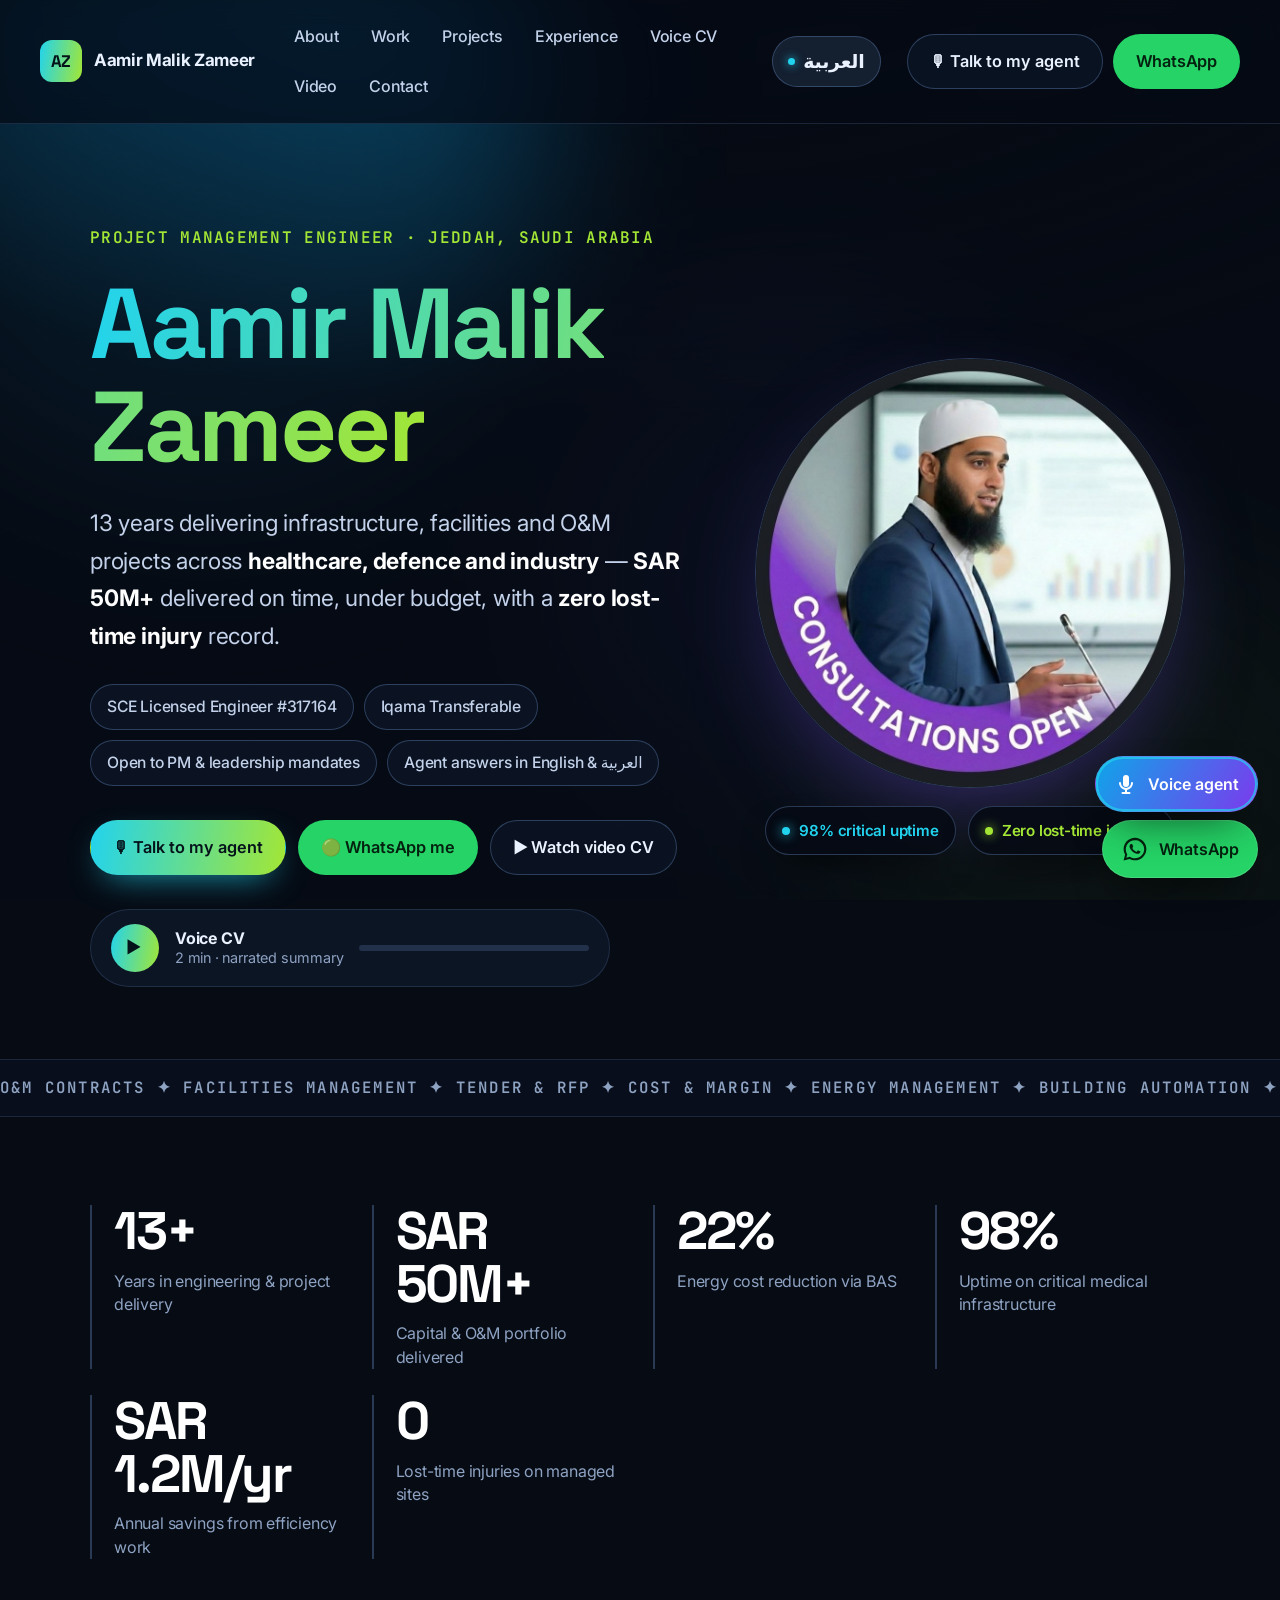
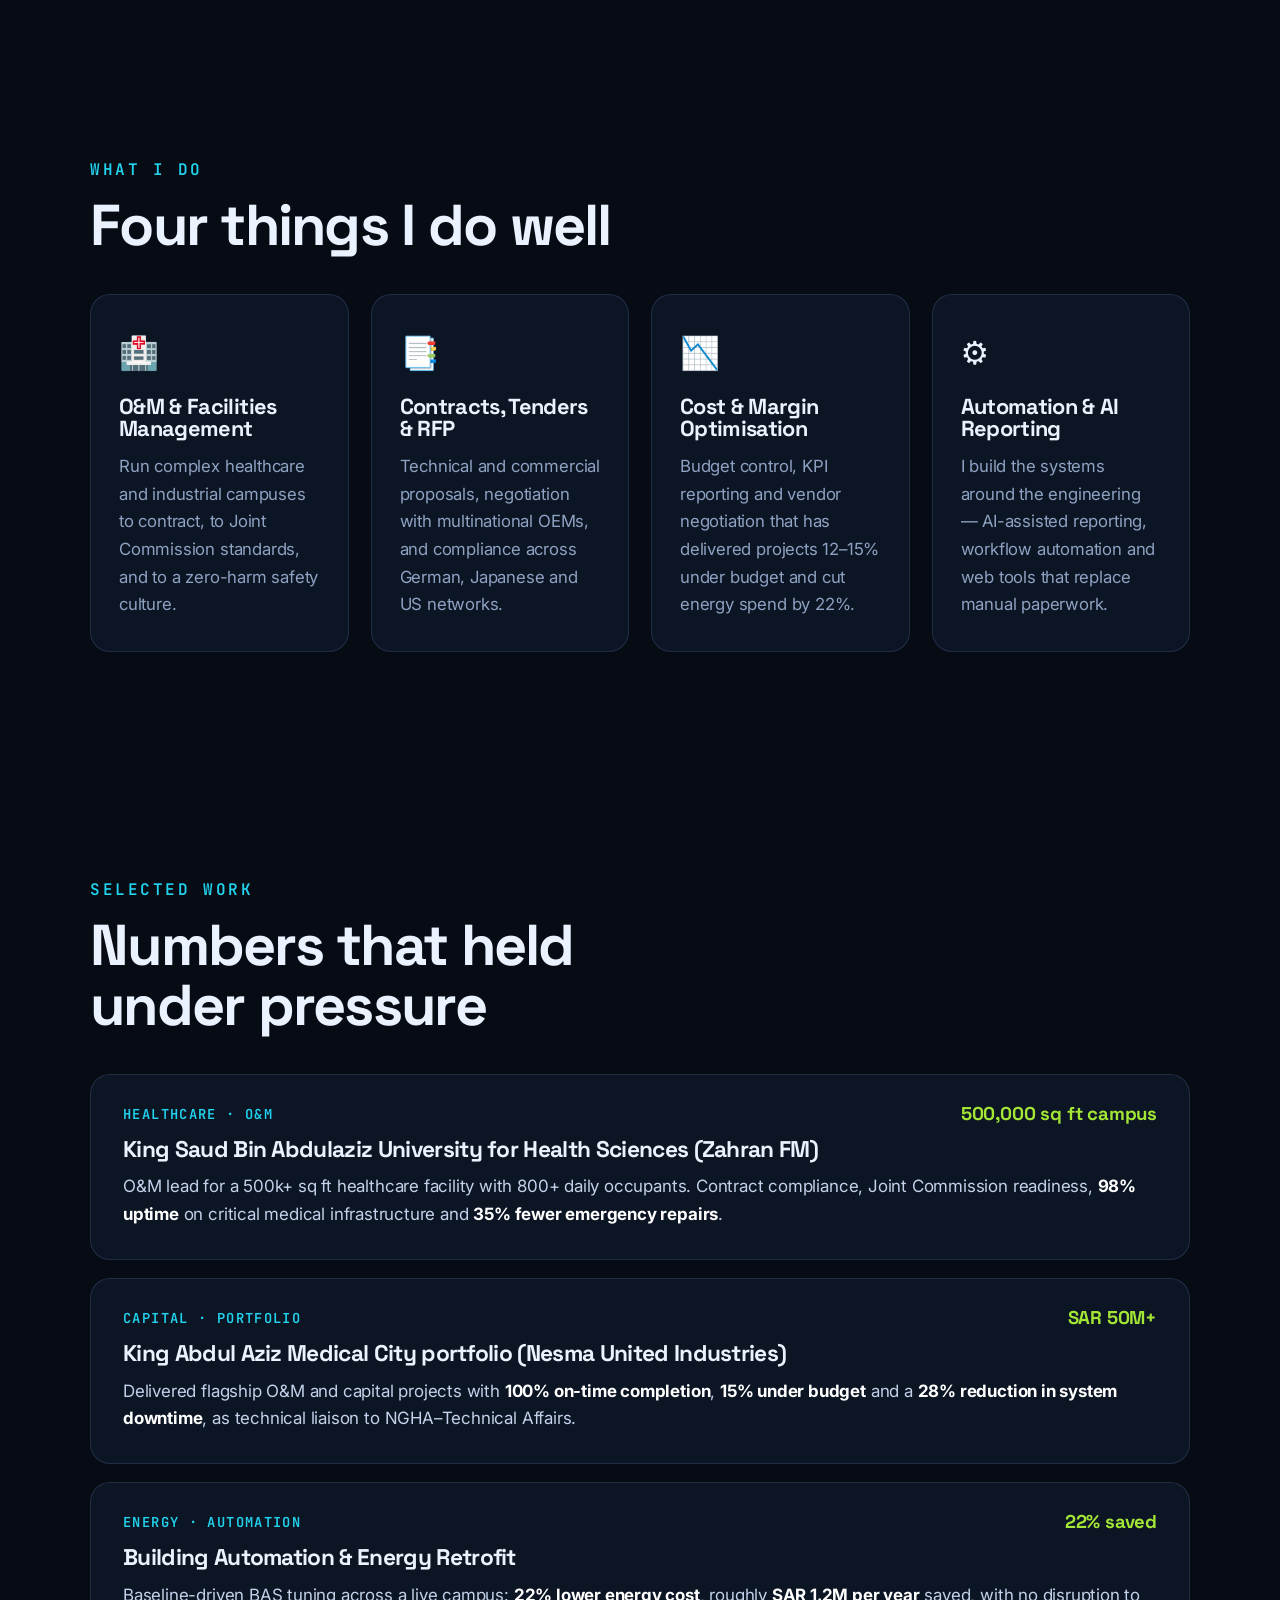
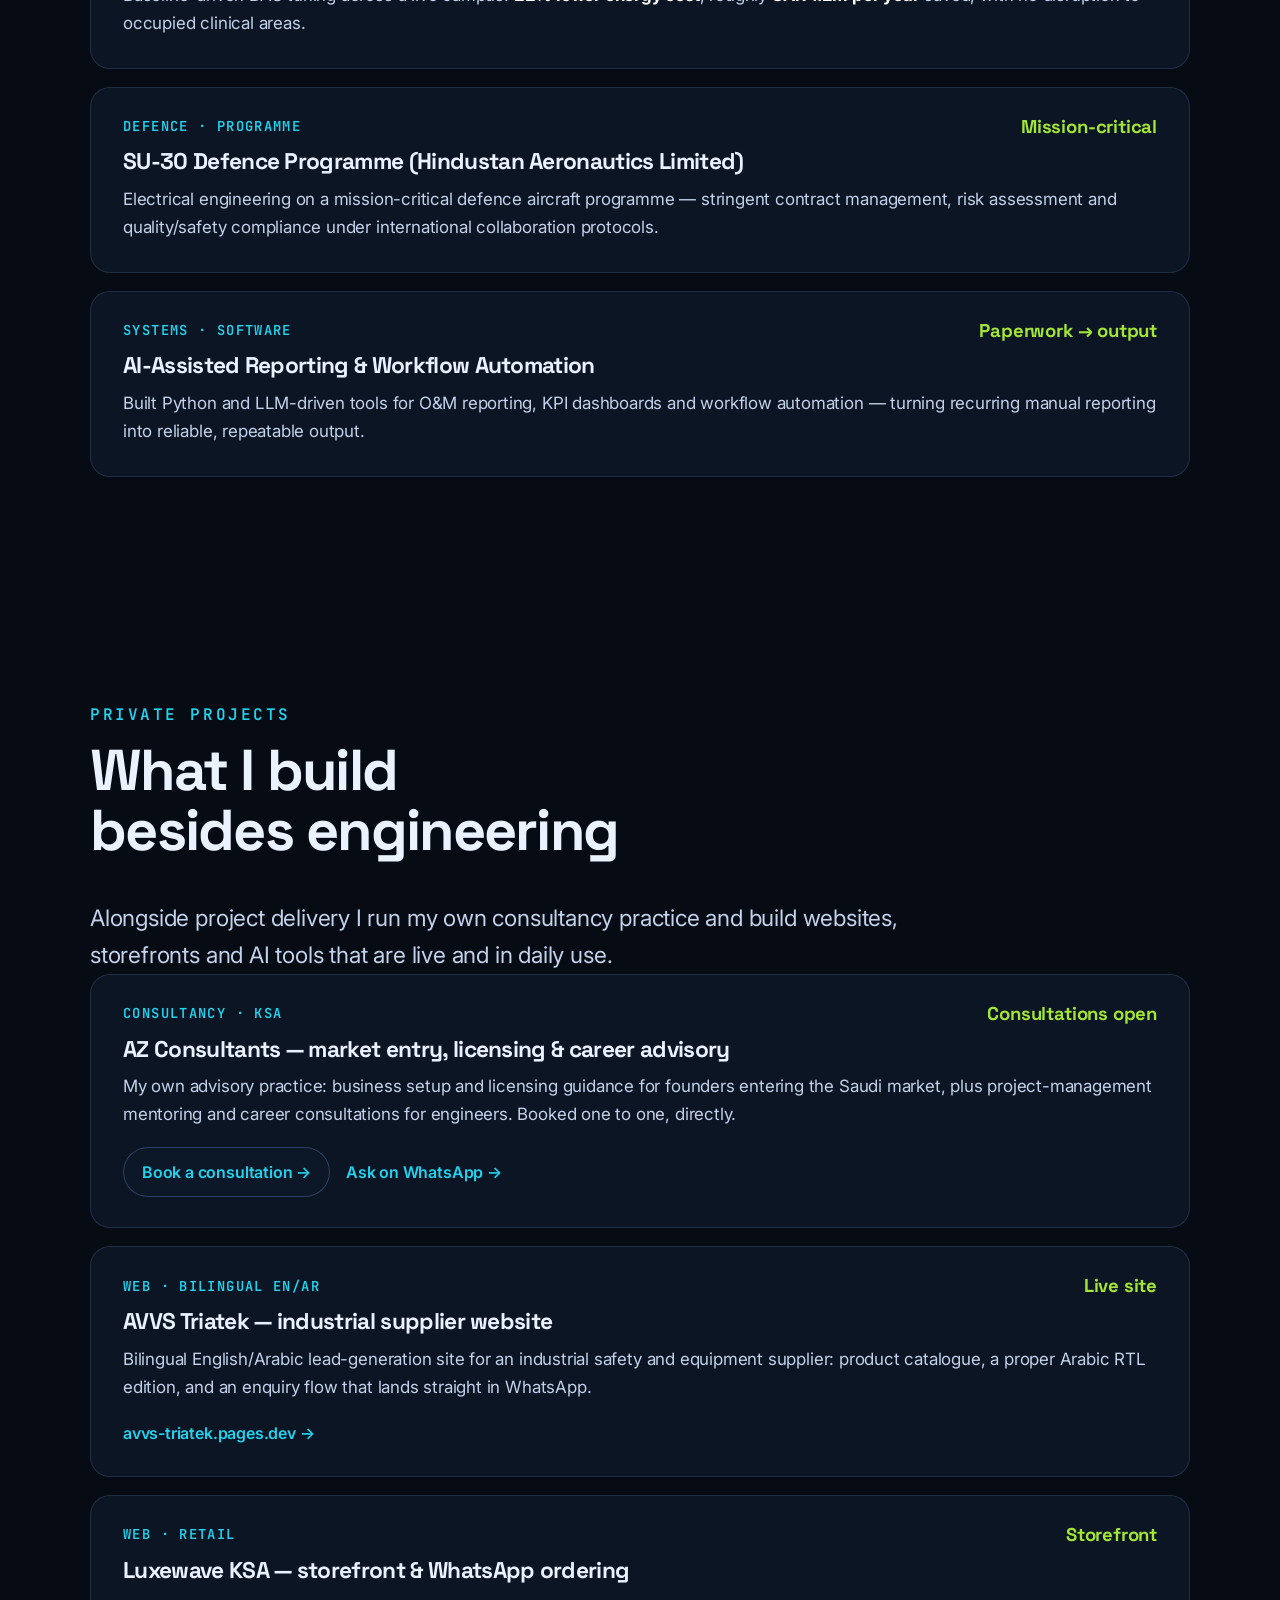
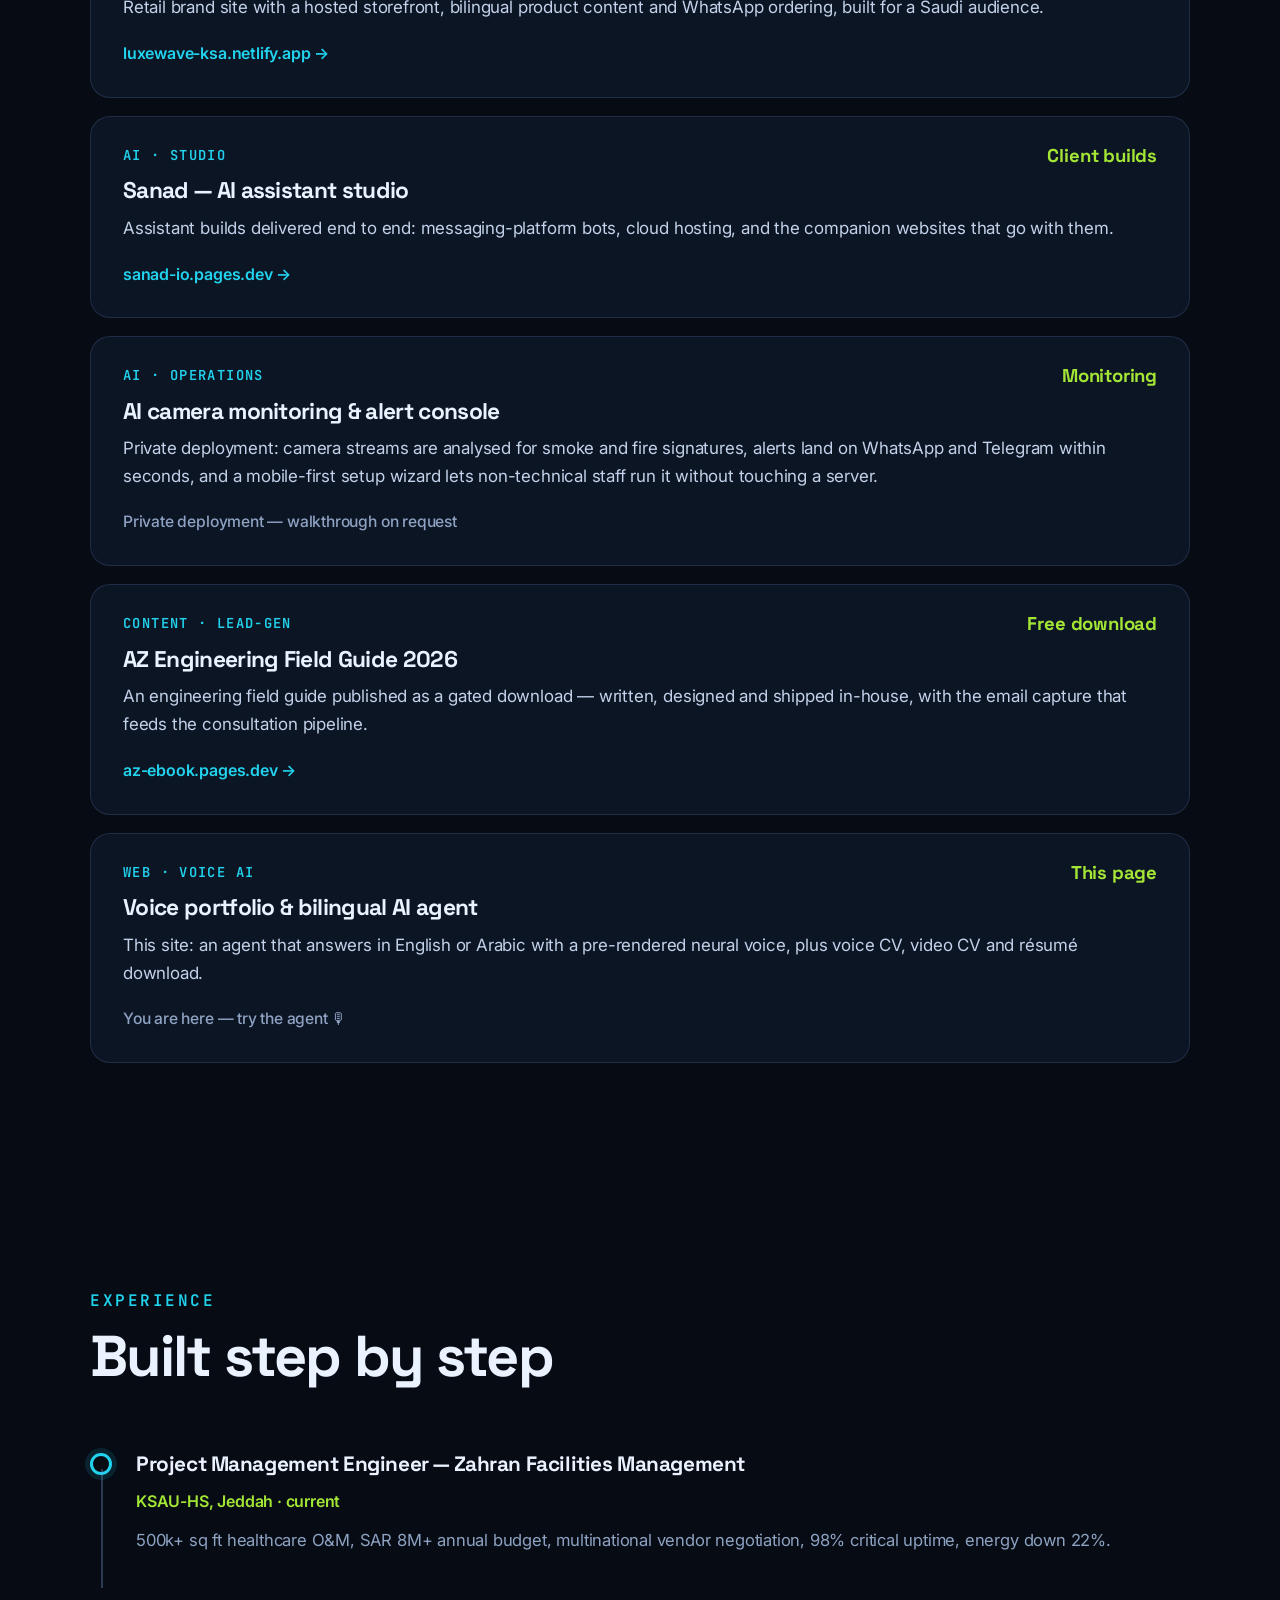
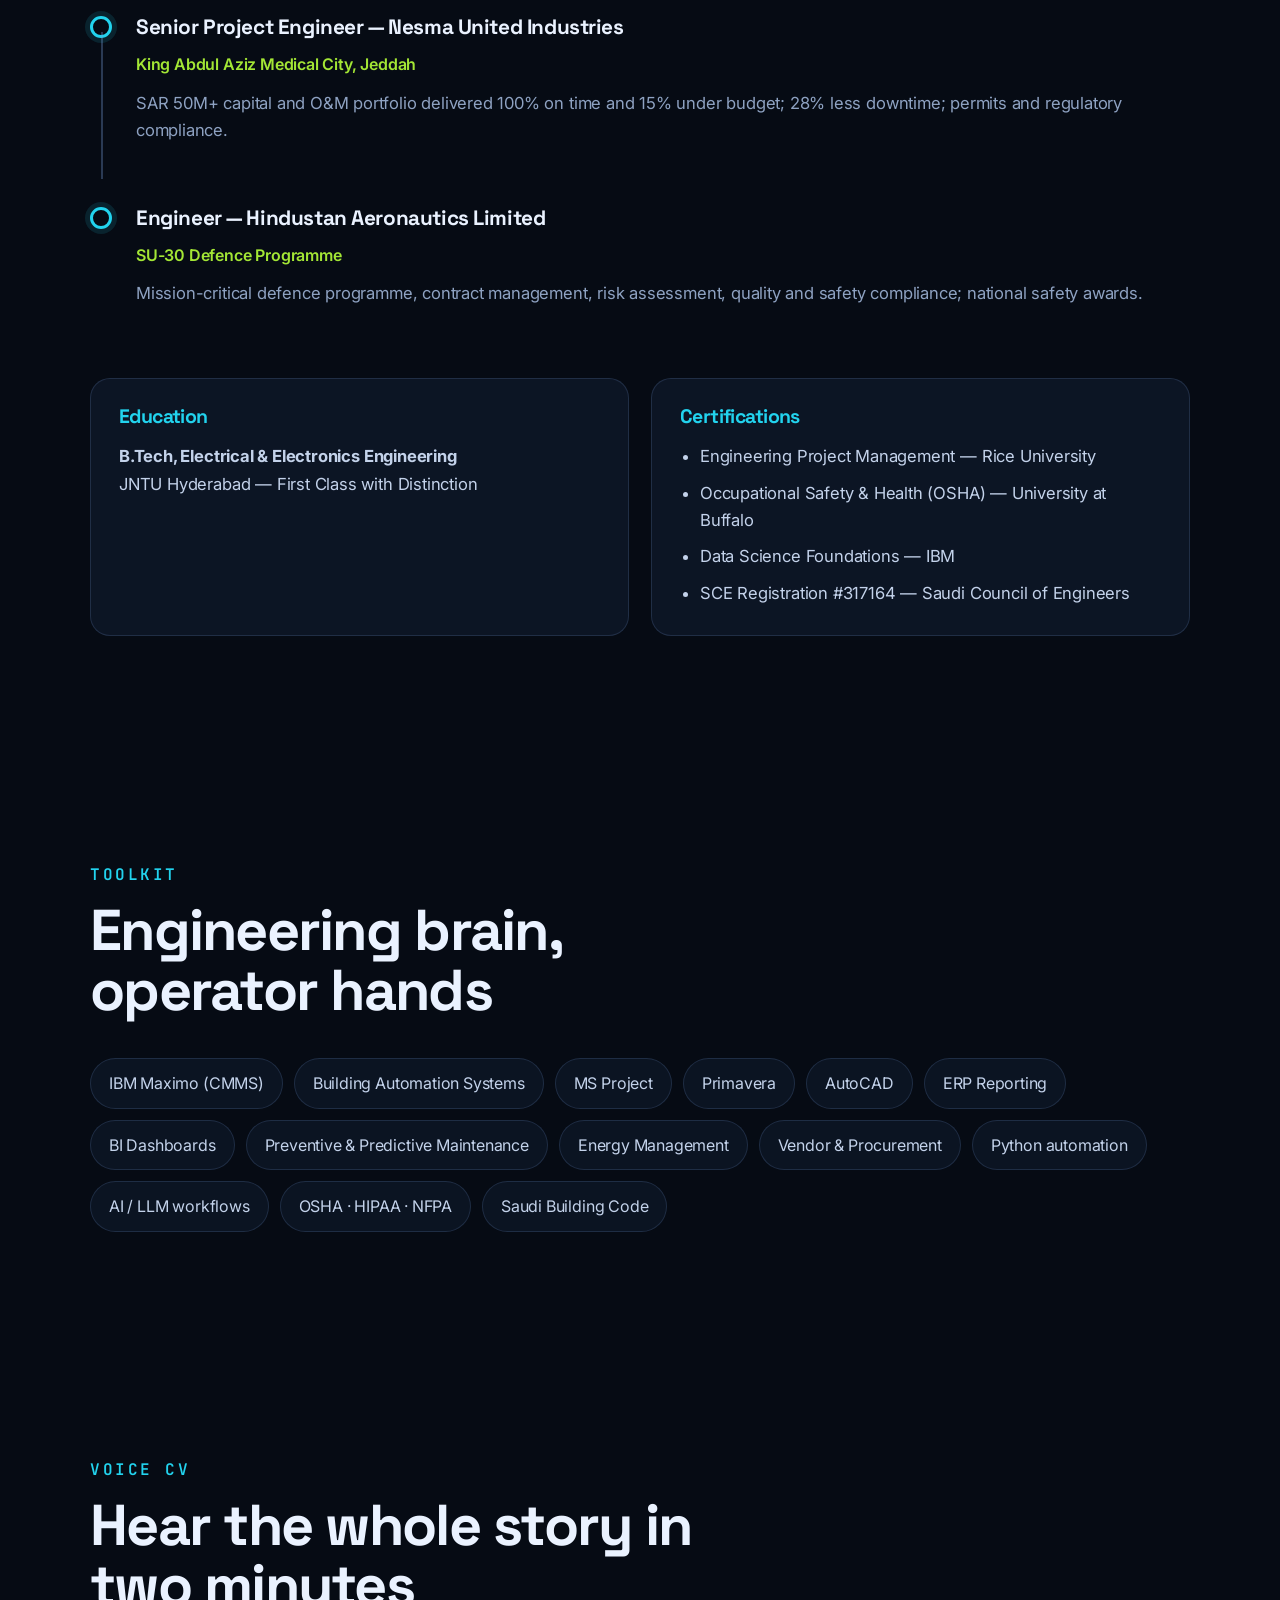
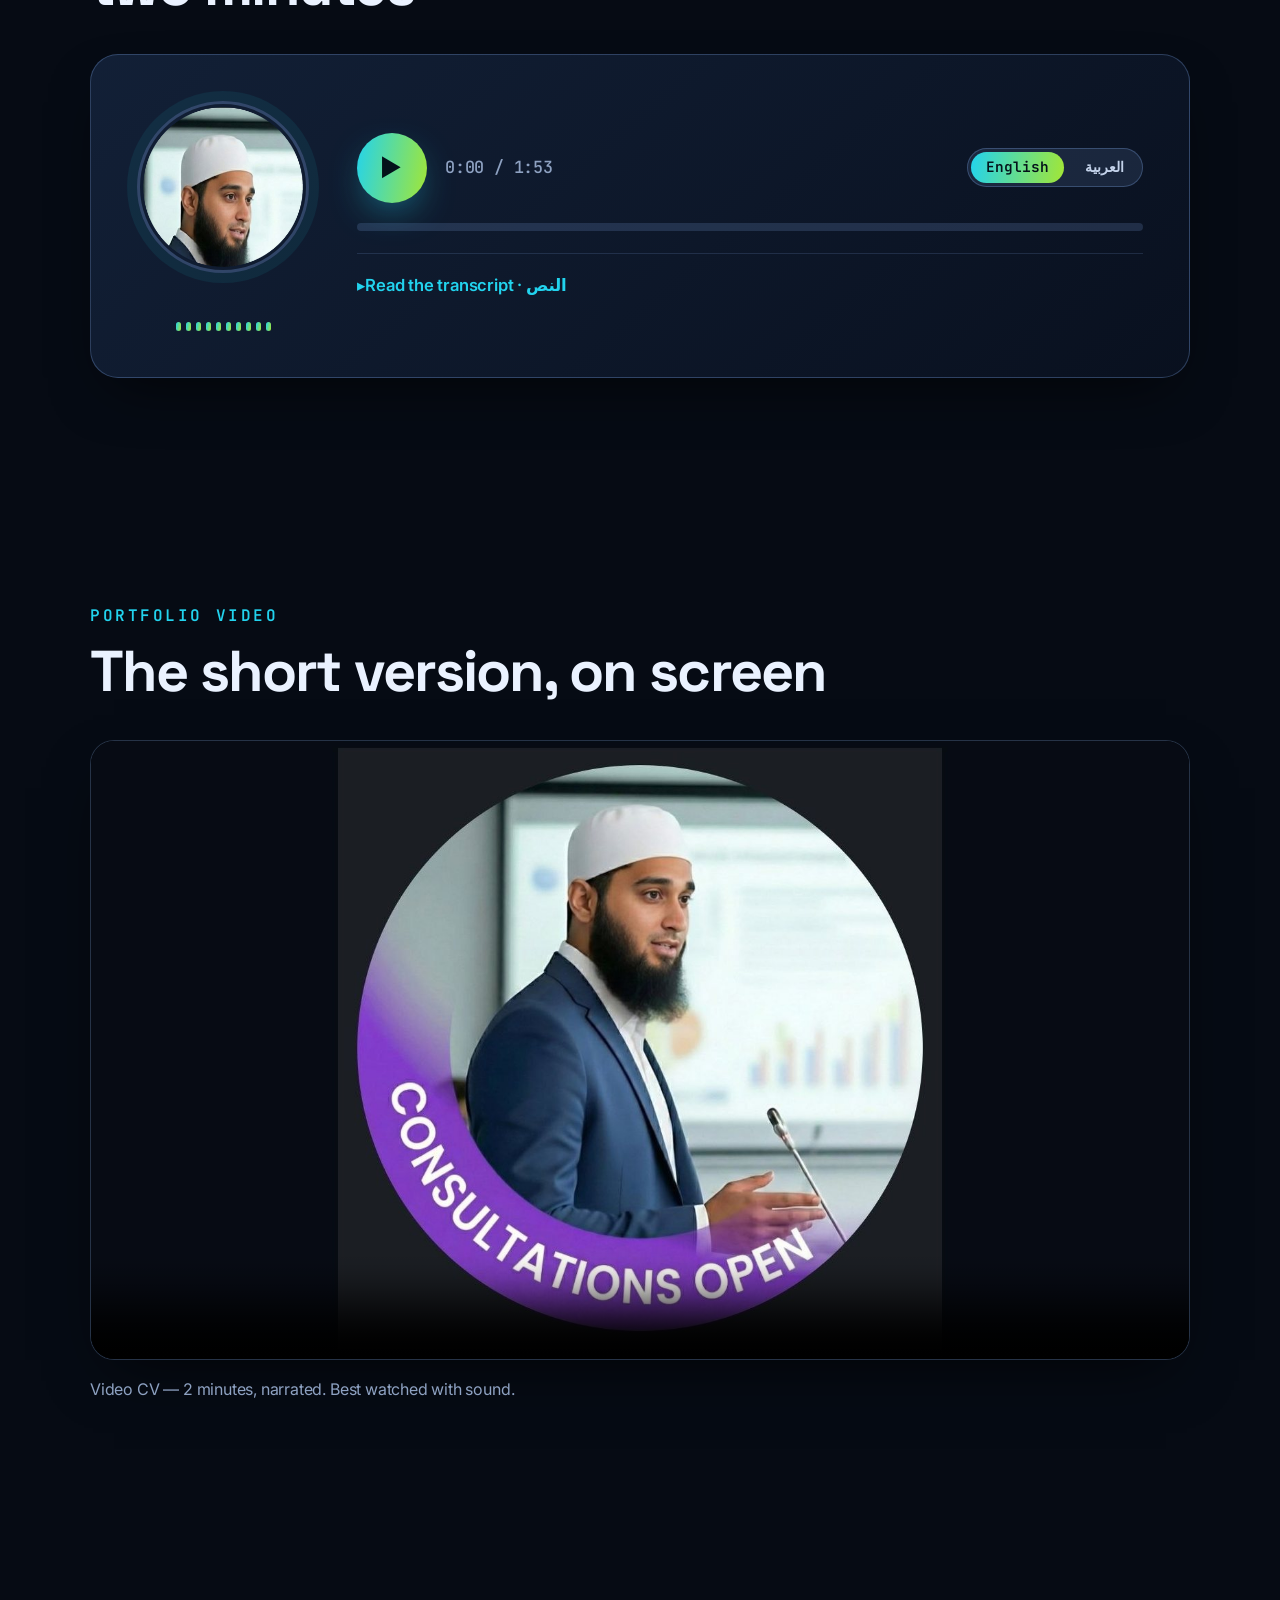
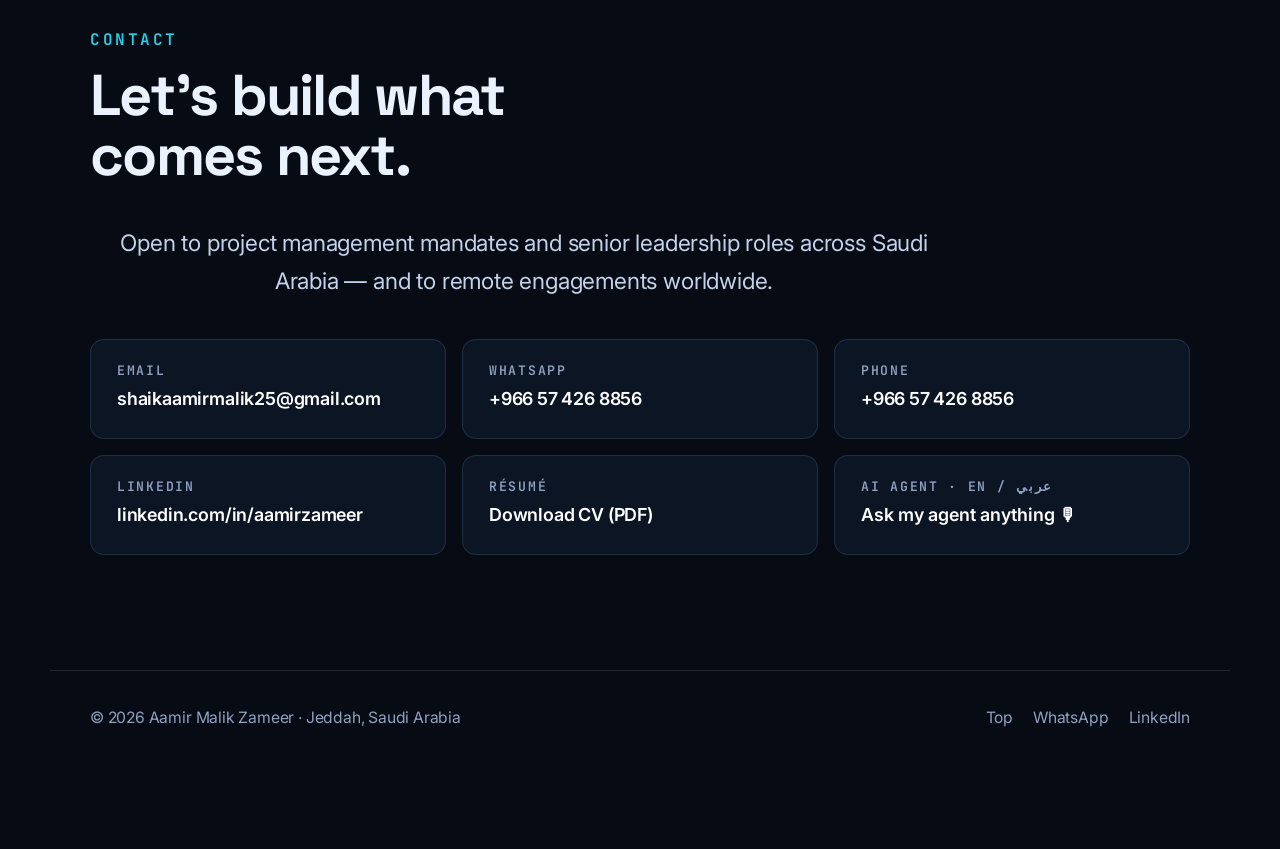
<file: index.html>
<!DOCTYPE html>
<html lang="en">
<head>
<meta charset="utf-8">
<meta name="viewport" content="width=device-width, initial-scale=1, viewport-fit=cover">
<title>Aamir Malik Zameer — Project Management Engineer | Jeddah, KSA</title>
<meta name="description" content="Aamir Malik Zameer — SCE-licensed Project Management Engineer with 13+ years in O&M, facilities management, healthcare and defence projects across Saudi Arabia. SAR 50M+ delivered on time and under budget. Talk to my AI agent.">
<meta name="author" content="Aamir Malik Zameer">
<meta name="theme-color" content="#060b14">
<meta property="og:type" content="website">
<meta property="og:title" content="Aamir Malik Zameer — Project Management Engineer">
<meta property="og:description" content="13+ years delivering infrastructure, facilities & O&M projects across healthcare, defence and industry. SAR 50M+ delivered on time, under budget, zero lost-time injuries.">
<meta property="og:image" content="https://amz34.github.io/voice-portfolio/assets/portfolio-poster.jpg">
<link rel="alternate" hreflang="en" href="https://amz34.github.io/voice-portfolio/">
<link rel="alternate" hreflang="ar" href="https://amz34.github.io/voice-portfolio/ar.html">
<link rel="alternate" hreflang="x-default" href="https://amz34.github.io/voice-portfolio/">
<link rel="icon" href="assets/favicon.svg" type="image/svg+xml">
<link rel="preconnect" href="https://fonts.googleapis.com">
<link rel="preconnect" href="https://fonts.gstatic.com" crossorigin>
<link href="https://fonts.googleapis.com/css2?family=Cairo:wght@400;600;700&family=Inter:wght@400;500;600&family=JetBrains+Mono:wght@400;500&family=Space+Grotesk:wght@500;600;700&display=swap" rel="stylesheet">
<link rel="stylesheet" href="styles.css">
<script type="application/ld+json">
{"@context":"https://schema.org","@type":"Person","name":"Aamir Malik Zameer","alternateName":"Aamir Zameer","jobTitle":"Project Management Engineer","description":"SCE-licensed Project Management Engineer with 13+ years across O&M, facilities management, healthcare and defence projects in Saudi Arabia.","email":"shaikaamirmalik25@gmail.com","telephone":"+966574268856","url":"https://amz34.github.io/voice-portfolio/","image":"https://amz34.github.io/voice-portfolio/assets/photo-aamir.jpg","address":{"@type":"PostalAddress","addressLocality":"Jeddah","addressRegion":"Makkah","addressCountry":"SA"},"nationality":{"@type":"Country","name":"India"},"worksFor":{"@type":"Organization","name":"Zahran Facilities Management"},"alumniOf":{"@type":"CollegeOrUniversity","name":"JNTU Hyderabad"},"hasCredential":{"@type":"EducationalOccupationalCredential","name":"SCE Registration #317164"},"sameAs":["https://www.linkedin.com/in/aamirzameer"],"knowsAbout":["Project Management","Facilities Management","O&M Contracts","Energy Management","Building Automation Systems","IBM Maximo","Tender & RFP","Cost & Margin Optimisation"]}
</script>
</head>
<body>
<div class="aurora" aria-hidden="true"><span></span><span></span><span></span></div>

<header class="nav" id="top">
  <a class="brand" href="#top"><span class="brand-mark">AZ</span><span class="brand-text">Aamir&nbsp;Malik&nbsp;Zameer</span></a>
  <nav class="nav-links">
    <a href="#about">About</a>
    <a href="#work">Work</a>
    <a href="#projects">Projects</a>
    <a href="#experience">Experience</a>
    <a href="#voice">Voice&nbsp;CV</a>
    <a href="#video">Video</a>
    <a href="#contact">Contact</a>
  </nav>
  <a class="lang-tab" href="ar.html" hreflang="ar" lang="ar" title="النسخة العربية">العربية</a>
  <div class="nav-cta">
    <button class="btn btn-ghost" data-open-agent><span data-lang-label>🎙 Talk to my agent</span></button>
    <a class="btn btn-wa" href="https://wa.me/966574268856" target="_blank" rel="noopener">WhatsApp</a>
  </div>
</header>

<main>
  <!-- HERO -->
  <section class="hero">
    <div class="hero-copy">
      <p class="eyebrow">Project Management Engineer · Jeddah, Saudi Arabia</p>
      <h1><span class="grad">Aamir Malik Zameer</span></h1>
      <p class="lede">13 years delivering infrastructure, facilities and O&amp;M projects across <b>healthcare, defence and industry</b> — <b>SAR 50M+</b> delivered on time, under budget, with a <b>zero lost-time injury</b> record.</p>
      <div class="chips">
        <span class="chip">SCE Licensed Engineer #317164</span>
        <span class="chip">Iqama Transferable</span>
        <span class="chip">Open to PM &amp; leadership mandates</span>
        <span class="chip">Agent answers in English &amp; العربية</span>
      </div>
      <div class="hero-actions">
        <button class="btn btn-primary" data-open-agent><span data-lang-label>🎙 Talk to my agent</span></button>
        <a class="btn btn-wa" href="https://wa.me/966574268856" target="_blank" rel="noopener">🟢 WhatsApp me</a>
        <a class="btn btn-ghost" href="#video">▶ Watch video CV</a>
      </div>
      <div class="mini-player">
        <button class="play" id="heroPlay" aria-label="Play voice CV">▶</button>
        <div class="mini-meta"><b>Voice CV</b><span>2 min · narrated summary</span></div>
        <div class="mini-bar"><i id="heroBar"></i></div>
      </div>
    </div>
    <div class="hero-art">
      <div class="portrait">
        <img src="assets/photo-aamir.jpg" alt="Aamir Malik Zameer — consultations open" width="900" height="900">
      </div>
      <div class="hero-stats">
        <span class="badge b1"><i></i>98% critical uptime</span>
        <span class="badge b2"><i></i>Zero lost-time injuries</span>
      </div>
    </div>
  </section>

  <!-- MARQUEE -->
  <div class="marquee" aria-hidden="true"><div class="track">
    <span>O&amp;M CONTRACTS ✦ FACILITIES MANAGEMENT ✦ TENDER &amp; RFP ✦ COST &amp; MARGIN ✦ ENERGY MANAGEMENT ✦ BUILDING AUTOMATION ✦ ZERO-HARM SAFETY ✦ AI-ASSISTED REPORTING ✦ </span>
    <span>O&amp;M CONTRACTS ✦ FACILITIES MANAGEMENT ✦ TENDER &amp; RFP ✦ COST &amp; MARGIN ✦ ENERGY MANAGEMENT ✦ BUILDING AUTOMATION ✦ ZERO-HARM SAFETY ✦ AI-ASSISTED REPORTING ✦ </span>
  </div></div>

  <!-- STATS -->
  <section class="stats" id="about">
    <div class="stat reveal"><b data-count="13" data-suffix="+">0</b><span>Years in engineering &amp; project delivery</span></div>
    <div class="stat reveal"><b data-count="50" data-prefix="SAR " data-suffix="M+">0</b><span>Capital &amp; O&amp;M portfolio delivered</span></div>
    <div class="stat reveal"><b data-count="22" data-suffix="%">0</b><span>Energy cost reduction via BAS</span></div>
    <div class="stat reveal"><b data-count="98" data-suffix="%">0</b><span>Uptime on critical medical infrastructure</span></div>
    <div class="stat reveal"><b data-count="1.2" data-prefix="SAR " data-suffix="M/yr" data-decimals="1">0</b><span>Annual savings from efficiency work</span></div>
    <div class="stat reveal"><b data-count="0">0</b><span>Lost-time injuries on managed sites</span></div>
  </section>


  <!-- WHAT I DO -->
  <section class="section" id="what">
    <p class="kicker">What I do</p>
    <h2 class="h2">Four things I&nbsp;do&nbsp;well</h2>
    <div class="cards">
      <article class="card reveal"><div class="ico">🏥</div><h3>O&amp;M &amp; Facilities Management</h3><p>Run complex healthcare and industrial campuses to contract, to Joint Commission standards, and to a zero-harm safety culture.</p></article>
      <article class="card reveal"><div class="ico">📑</div><h3>Contracts, Tenders &amp; RFP</h3><p>Technical and commercial proposals, negotiation with multinational OEMs, and compliance across German, Japanese and US networks.</p></article>
      <article class="card reveal"><div class="ico">📉</div><h3>Cost &amp; Margin Optimisation</h3><p>Budget control, KPI reporting and vendor negotiation that has delivered projects 12–15% under budget and cut energy spend by 22%.</p></article>
      <article class="card reveal"><div class="ico">⚙️</div><h3>Automation &amp; AI Reporting</h3><p>I build the systems around the engineering — AI-assisted reporting, workflow automation and web tools that replace manual paperwork.</p></article>
    </div>
  </section>

  <!-- WORK -->
  <section class="section" id="work">
    <p class="kicker">Selected work</p>
    <h2 class="h2">Numbers that held under&nbsp;pressure</h2>
    <div class="work">
      <article class="work-item reveal">
        <div class="work-top"><span class="tag">Healthcare · O&amp;M</span><b>500,000 sq ft campus</b></div>
        <h3>King Saud Bin Abdulaziz University for Health Sciences (Zahran FM)</h3>
        <p>O&amp;M lead for a 500k+ sq ft healthcare facility with 800+ daily occupants. Contract compliance, Joint Commission readiness, <b>98% uptime</b> on critical medical infrastructure and <b>35% fewer emergency repairs</b>.</p>
      </article>
      <article class="work-item reveal">
        <div class="work-top"><span class="tag">Capital · Portfolio</span><b>SAR 50M+</b></div>
        <h3>King Abdul Aziz Medical City portfolio (Nesma United Industries)</h3>
        <p>Delivered flagship O&amp;M and capital projects with <b>100% on-time completion</b>, <b>15% under budget</b> and a <b>28% reduction in system downtime</b>, as technical liaison to NGHA–Technical Affairs.</p>
      </article>
      <article class="work-item reveal">
        <div class="work-top"><span class="tag">Energy · Automation</span><b>22% saved</b></div>
        <h3>Building Automation &amp; Energy Retrofit</h3>
        <p>Baseline-driven BAS tuning across a live campus: <b>22% lower energy cost</b>, roughly <b>SAR 1.2M per year</b> saved, with no disruption to occupied clinical areas.</p>
      </article>
      <article class="work-item reveal">
        <div class="work-top"><span class="tag">Defence · Programme</span><b>Mission-critical</b></div>
        <h3>SU-30 Defence Programme (Hindustan Aeronautics Limited)</h3>
        <p>Electrical engineering on a mission-critical defence aircraft programme — stringent contract management, risk assessment and quality/safety compliance under international collaboration protocols.</p>
      </article>
      <article class="work-item reveal">
        <div class="work-top"><span class="tag">Systems · Software</span><b>Paperwork → output</b></div>
        <h3>AI-Assisted Reporting &amp; Workflow Automation</h3>
        <p>Built Python and LLM-driven tools for O&amp;M reporting, KPI dashboards and workflow automation — turning recurring manual reporting into reliable, repeatable output.</p>
      </article>
    </div>
  </section>

  <!-- PRIVATE PROJECTS -->
  <section class="section" id="projects">
    <p class="kicker">Private projects</p>
    <h2 class="h2">What I build besides&nbsp;engineering</h2>
    <p class="lede">Alongside project delivery I run my own consultancy practice and build websites, storefronts and AI tools that are live and in daily use.</p>
    <div class="work">
      <article class="work-item reveal">
        <div class="work-top"><span class="tag">Consultancy · KSA</span><b>Consultations open</b></div>
        <h3>AZ Consultants — market entry, licensing &amp; career advisory</h3>
        <p>My own advisory practice: business setup and licensing guidance for founders entering the Saudi market, plus project-management mentoring and career consultations for engineers. Booked one to one, directly.</p>
        <div class="work-links">
          <a class="btn btn-ghost" href="https://topmate-aamir.pages.dev/" target="_blank" rel="noopener">Book a consultation →</a>
          <a href="https://wa.me/966574268856?text=Consultation%20enquiry" target="_blank" rel="noopener">Ask on WhatsApp →</a>
        </div>
      </article>
      <article class="work-item reveal">
        <div class="work-top"><span class="tag">Web · Bilingual EN/AR</span><b>Live site</b></div>
        <h3>AVVS Triatek — industrial supplier website</h3>
        <p>Bilingual English/Arabic lead-generation site for an industrial safety and equipment supplier: product catalogue, a proper Arabic RTL edition, and an enquiry flow that lands straight in WhatsApp.</p>
        <div class="work-links"><a href="https://avvs-triatek.pages.dev/" target="_blank" rel="noopener">avvs-triatek.pages.dev →</a></div>
      </article>
      <article class="work-item reveal">
        <div class="work-top"><span class="tag">Web · Retail</span><b>Storefront</b></div>
        <h3>Luxewave KSA — storefront &amp; WhatsApp ordering</h3>
        <p>Retail brand site with a hosted storefront, bilingual product content and WhatsApp ordering, built for a Saudi audience.</p>
        <div class="work-links"><a href="https://luxewave-ksa.netlify.app/" target="_blank" rel="noopener">luxewave-ksa.netlify.app →</a></div>
      </article>
      <article class="work-item reveal">
        <div class="work-top"><span class="tag">AI · Studio</span><b>Client builds</b></div>
        <h3>Sanad — AI assistant studio</h3>
        <p>Assistant builds delivered end to end: messaging-platform bots, cloud hosting, and the companion websites that go with them.</p>
        <div class="work-links"><a href="https://sanad-io.pages.dev/" target="_blank" rel="noopener">sanad-io.pages.dev →</a></div>
      </article>
      <article class="work-item reveal">
        <div class="work-top"><span class="tag">AI · Operations</span><b>Monitoring</b></div>
        <h3>AI camera monitoring &amp; alert console</h3>
        <p>Private deployment: camera streams are analysed for smoke and fire signatures, alerts land on WhatsApp and Telegram within seconds, and a mobile-first setup wizard lets non-technical staff run it without touching a server.</p>
        <div class="work-links"><span class="muted-note">Private deployment — walkthrough on request</span></div>
      </article>
      <article class="work-item reveal">
        <div class="work-top"><span class="tag">Content · Lead-gen</span><b>Free download</b></div>
        <h3>AZ Engineering Field Guide 2026</h3>
        <p>An engineering field guide published as a gated download — written, designed and shipped in-house, with the email capture that feeds the consultation pipeline.</p>
        <div class="work-links"><a href="https://az-ebook.pages.dev/" target="_blank" rel="noopener">az-ebook.pages.dev →</a></div>
      </article>
      <article class="work-item reveal">
        <div class="work-top"><span class="tag">Web · Voice AI</span><b>This page</b></div>
        <h3>Voice portfolio &amp; bilingual AI agent</h3>
        <p>This site: an agent that answers in English or Arabic with a pre-rendered neural voice, plus voice CV, video CV and résumé download.</p>
        <div class="work-links"><span class="muted-note">You are here — try the agent 🎙</span></div>
      </article>
    </div>
  </section>

  <!-- EXPERIENCE -->
  <section class="section" id="experience">
    <p class="kicker">Experience</p>
    <h2 class="h2">Built step by&nbsp;step</h2>
    <ol class="timeline">
      <li class="reveal"><span class="dot"></span><div><b>Project Management Engineer — Zahran Facilities Management</b><i>KSAU-HS, Jeddah · current</i><p>500k+ sq ft healthcare O&amp;M, SAR 8M+ annual budget, multinational vendor negotiation, 98% critical uptime, energy down 22%.</p></div></li>
      <li class="reveal"><span class="dot"></span><div><b>Senior Project Engineer — Nesma United Industries</b><i>King Abdul Aziz Medical City, Jeddah</i><p>SAR 50M+ capital and O&amp;M portfolio delivered 100% on time and 15% under budget; 28% less downtime; permits and regulatory compliance.</p></div></li>
      <li class="reveal"><span class="dot"></span><div><b>Engineer — Hindustan Aeronautics Limited</b><i>SU-30 Defence Programme</i><p>Mission-critical defence programme, contract management, risk assessment, quality and safety compliance; national safety awards.</p></div></li>
    </ol>
    <div class="edu">
      <div class="edu-card reveal"><h3>Education</h3><p><b>B.Tech, Electrical &amp; Electronics Engineering</b><br>JNTU Hyderabad — First Class with Distinction</p></div>
      <div class="edu-card reveal"><h3>Certifications</h3><ul><li>Engineering Project Management — Rice University</li><li>Occupational Safety &amp; Health (OSHA) — University at Buffalo</li><li>Data Science Foundations — IBM</li><li>SCE Registration #317164 — Saudi Council of Engineers</li></ul></div>
    </div>
  </section>

  <!-- TOOLKIT -->
  <section class="section">
    <p class="kicker">Toolkit</p>
    <h2 class="h2">Engineering brain, operator&nbsp;hands</h2>
    <div class="tags">
      <span>IBM Maximo (CMMS)</span><span>Building Automation Systems</span><span>MS Project</span><span>Primavera</span><span>AutoCAD</span><span>ERP Reporting</span><span>BI Dashboards</span><span>Preventive &amp; Predictive Maintenance</span><span>Energy Management</span><span>Vendor &amp; Procurement</span><span>Python automation</span><span>AI / LLM workflows</span><span>OSHA · HIPAA · NFPA</span><span>Saudi Building Code</span>
    </div>
  </section>

  <!-- VOICE CV -->
  <section class="section voice" id="voice">
    <p class="kicker">Voice CV</p>
    <h2 class="h2">Hear the whole story in two&nbsp;minutes</h2>
    <div class="voice-card reveal">
      <div class="voice-left">
        <img src="assets/avatar-aamir.png" alt="Aamir Malik Zameer" class="voice-avatar">
        <div class="eq" id="eq"><i></i><i></i><i></i><i></i><i></i><i></i><i></i><i></i><i></i><i></i></div>
      </div>
      <div class="voice-right">
        <div class="voice-controls">
          <button class="play big" id="vcPlay" aria-label="Play voice CV">▶</button>
          <div class="vc-time"><span id="vcCur">0:00</span> / <span id="vcDur">0:00</span></div>
          <div class="vc-lang" role="group" aria-label="Voice CV language">
            <button data-cv-lang="en" class="on">English</button><button data-cv-lang="ar">العربية</button>
          </div>
        </div>
        <div class="scrub" id="vcScrub"><i id="vcFill"></i></div>
        <audio id="vcAudio" preload="metadata" src="assets/voice-cv.mp3"></audio>
        <details class="transcript">
          <summary>Read the transcript · النص</summary>
          <p id="vcText" dir="ltr" lang="en">I'm Aamir Malik Zameer, a project management engineer in Jeddah — thirteen years delivering infrastructure and facilities projects across healthcare, defence and industry. Today I manage facilities operations for a five hundred thousand square foot healthcare campus at King Saud Bin Abdulaziz University — eight hundred daily occupants and a zero-injury safety record. Fifty million riyals of projects delivered on time and fifteen percent under budget. Twenty-two percent lower energy costs, saving one point two million riyals a year. Ninety-eight percent uptime on critical medical infrastructure. That record was built step by step — from electrical engineering on the SU-30 defence programme at Hindustan Aeronautics, to senior project engineer at Nesma United Industries, to project management engineering at Zahran Facilities Management. Alongside engineering, I build the systems around it — AI-assisted reporting, workflow automation and full-stack web tools that replace manual paperwork with reliable output. I hold a first-class degree in electrical and electronics engineering, a Rice University certificate in project management, and professional accreditation with the Saudi Council of Engineers. I'm open to project management mandates and senior leadership roles across Saudi Arabia and to remote engagements worldwide.</p>
        </details>
      </div>
    </div>
  </section>

  <!-- VIDEO -->
  <section class="section" id="video">
    <p class="kicker">Portfolio video</p>
    <h2 class="h2">The short version, on&nbsp;screen</h2>
    <div class="video-wrap reveal">
      <video controls playsinline preload="none" poster="assets/portfolio-poster.jpg" src="assets/portfolio-video.mp4"></video>
    </div>
    <p class="video-note">Video CV — 2 minutes, narrated. Best watched with sound.</p>
  </section>

  <!-- CONTACT -->
  <section class="section contact" id="contact">
    <p class="kicker">Contact</p>
    <h2 class="h2">Let's build what comes&nbsp;next.</h2>
    <p class="lede center">Open to project management mandates and senior leadership roles across Saudi Arabia — and to remote engagements worldwide.</p>
    <div class="contact-grid">
      <a class="cc" href="mailto:shaikaamirmalik25@gmail.com"><span>Email</span><b>shaikaamirmalik25@gmail.com</b></a>
      <a class="cc" href="https://wa.me/966574268856" target="_blank" rel="noopener"><span>WhatsApp</span><b>+966 57 426 8856</b></a>
      <a class="cc" href="tel:+966574268856"><span>Phone</span><b>+966 57 426 8856</b></a>
      <a class="cc" href="https://www.linkedin.com/in/aamirzameer" target="_blank" rel="noopener"><span>LinkedIn</span><b>linkedin.com/in/aamirzameer</b></a>
      <a class="cc" href="assets/Aamir_Malik_Zameer_CV.pdf" download><span>Résumé</span><b>Download CV (PDF)</b></a>
      <button class="cc cc-btn" data-open-agent><span>AI agent · EN / عربي</span><b>Ask my agent anything 🎙</b></button>
    </div>
  </section>
</main>

<footer class="foot">
  <span>© <span id="yr"></span> Aamir Malik Zameer · Jeddah, Saudi Arabia</span>
  <span class="foot-links"><a href="#top">Top</a><a href="https://wa.me/966574268856" target="_blank" rel="noopener">WhatsApp</a><a href="https://www.linkedin.com/in/aamirzameer" target="_blank" rel="noopener">LinkedIn</a></span>
</footer>

<!-- Floating WhatsApp -->
<a class="fab fab-wa" href="https://wa.me/966574268856" target="_blank" rel="noopener" aria-label="Chat on WhatsApp" title="WhatsApp me">
  <svg viewBox="0 0 32 32" width="28" height="28" aria-hidden="true"><path fill="currentColor" d="M16 3C8.8 3 3 8.8 3 16c0 2.3.6 4.5 1.7 6.4L3 29l6.8-1.7c1.9 1 4 1.6 6.2 1.6 7.2 0 13-5.8 13-13S23.2 3 16 3zm0 23.6c-2 0-3.9-.5-5.5-1.5l-.4-.2-4 1 1.1-3.9-.3-.4A10.5 10.5 0 1 1 26.5 16c0 5.9-4.7 10.6-10.5 10.6zm6-7.9c-.3-.2-1.9-1-2.2-1.1-.3-.1-.5-.2-.7.2s-.8 1-1 1.2c-.2.2-.4.2-.7.1-.3-.2-1.4-.5-2.6-1.6-1-.9-1.6-1.9-1.8-2.3-.2-.3 0-.5.1-.7l.5-.5c.1-.2.2-.3.3-.5.1-.2 0-.4 0-.5l-1-2.3c-.2-.6-.5-.5-.7-.5h-.6c-.2 0-.5.1-.8.4-.3.3-1 1-1 2.5s1.1 2.9 1.2 3.1c.2.2 2.1 3.3 5.2 4.6.7.3 1.3.5 1.7.6.7.2 1.4.2 1.9.1.6-.1 1.9-.8 2.1-1.5.3-.8.3-1.4.2-1.5-.1-.2-.3-.2-.6-.4z"/></svg>
  <span class="fab-label">WhatsApp</span>
</a>

<!-- Voice agent dock -->
<button class="fab fab-agent" id="agentFab" aria-label="Talk to my AI agent" title="Talk to my AI agent">
  <span class="ring"></span>
  <svg viewBox="0 0 24 24" width="24" height="24" aria-hidden="true"><path fill="currentColor" d="M12 15a3 3 0 0 0 3-3V6a3 3 0 1 0-6 0v6a3 3 0 0 0 3 3z"/><path fill="currentColor" d="M19 11a1 1 0 1 0-2 0 5 5 0 0 1-10 0 1 1 0 1 0-2 0 7 7 0 0 0 6 6.9V20H8.5a1 1 0 1 0 0 2h7a1 1 0 1 0 0-2H13v-2.1A7 7 0 0 0 19 11z"/></svg>
  <span class="fab-label">Voice agent</span>
</button>

<!-- Agent panel -->
<section class="agent-panel" id="agentPanel" aria-hidden="true" role="dialog" aria-label="Aamir's AI agent">
  <header class="ap-head">
    <div class="ap-id"><img src="assets/avatar-aamir.png" alt=""><div><b>Aamir's AI agent</b><i id="apStatus">Ask about experience, projects, skills, contact…</i></div></div>
    <div class="lang-toggle" role="group" aria-label="Agent language">
      <button data-lang-set="en" class="on" title="English">EN</button><button data-lang-set="ar" title="العربية">ع</button>
    </div>
    <button class="ap-close" id="apClose" aria-label="Close">✕</button>
  </header>
  <div class="ap-log" id="apLog"></div>
  <div class="ap-chips" id="apChips">
    <button>Experience?</button><button>Key projects?</button><button>Skills &amp; tools?</button><button>Education?</button><button>Availability?</button><button>Contact?</button>
  </div>
  <form class="ap-input" id="apForm">
    <button type="button" class="mic" id="apMic" aria-label="Hold to speak" title="Tap to speak">🎙</button>
    <input id="apText" type="text" placeholder="Type a question…" autocomplete="off">
    <button type="submit" class="send" aria-label="Send">➤</button>
  </form>
  <p class="ap-foot">Voice needs Chrome, Edge or Android Chrome. Otherwise type — same answers.</p>
</section>

<script src="assets/voice/kb.js" defer></script>
<script src="app.js" defer></script>
</body>
</html>
</file>
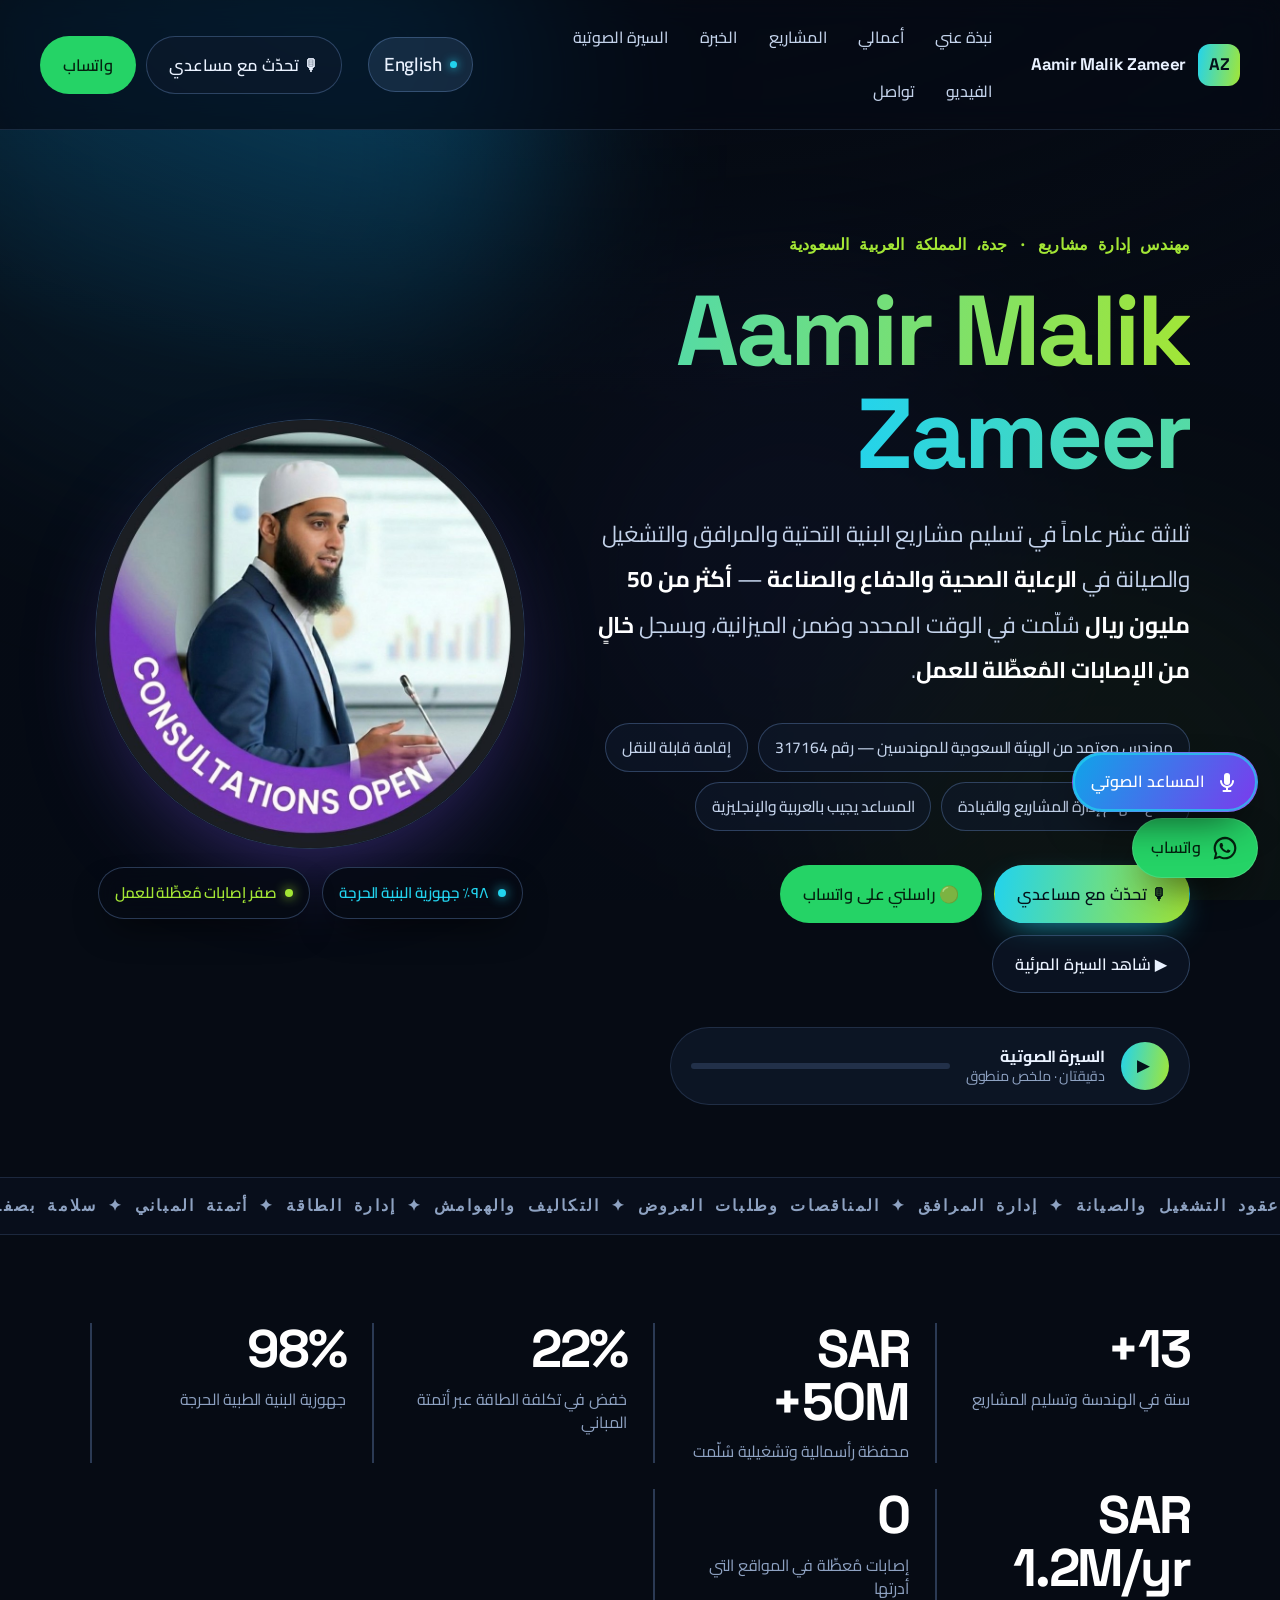
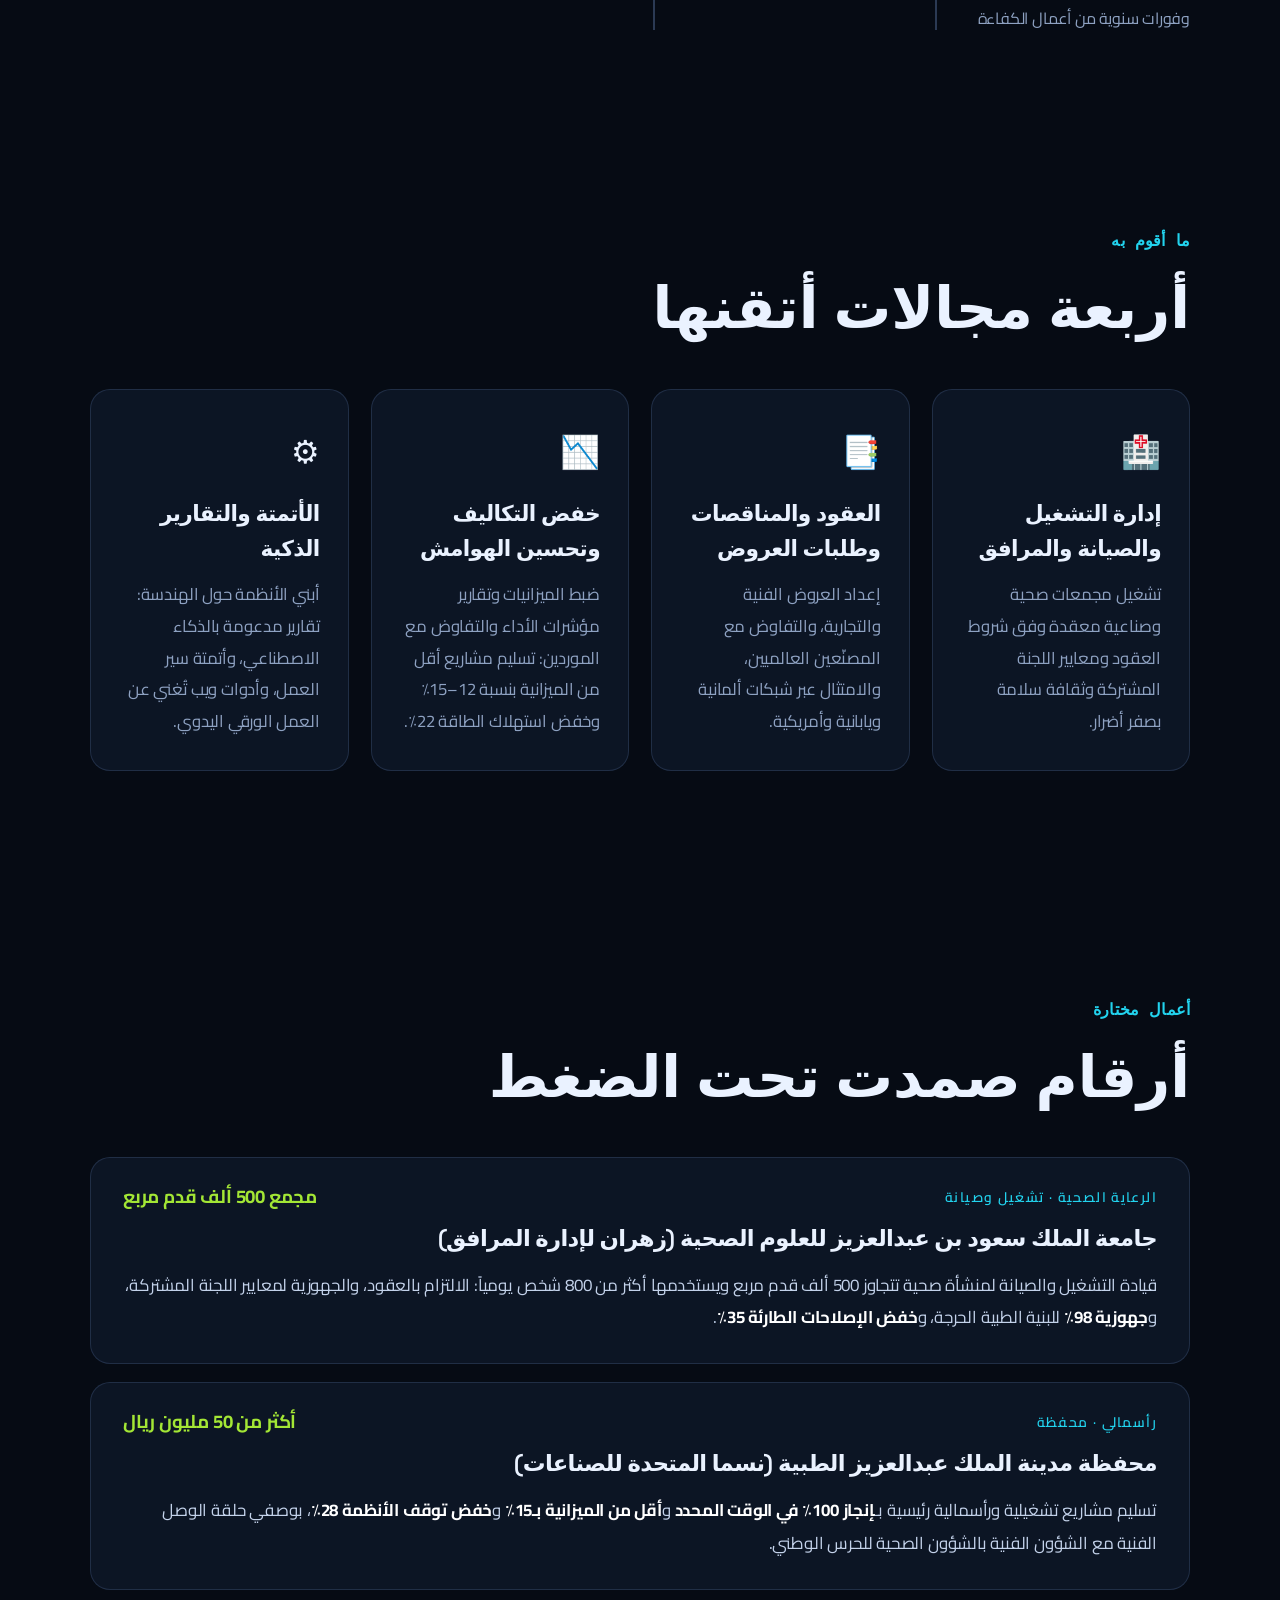
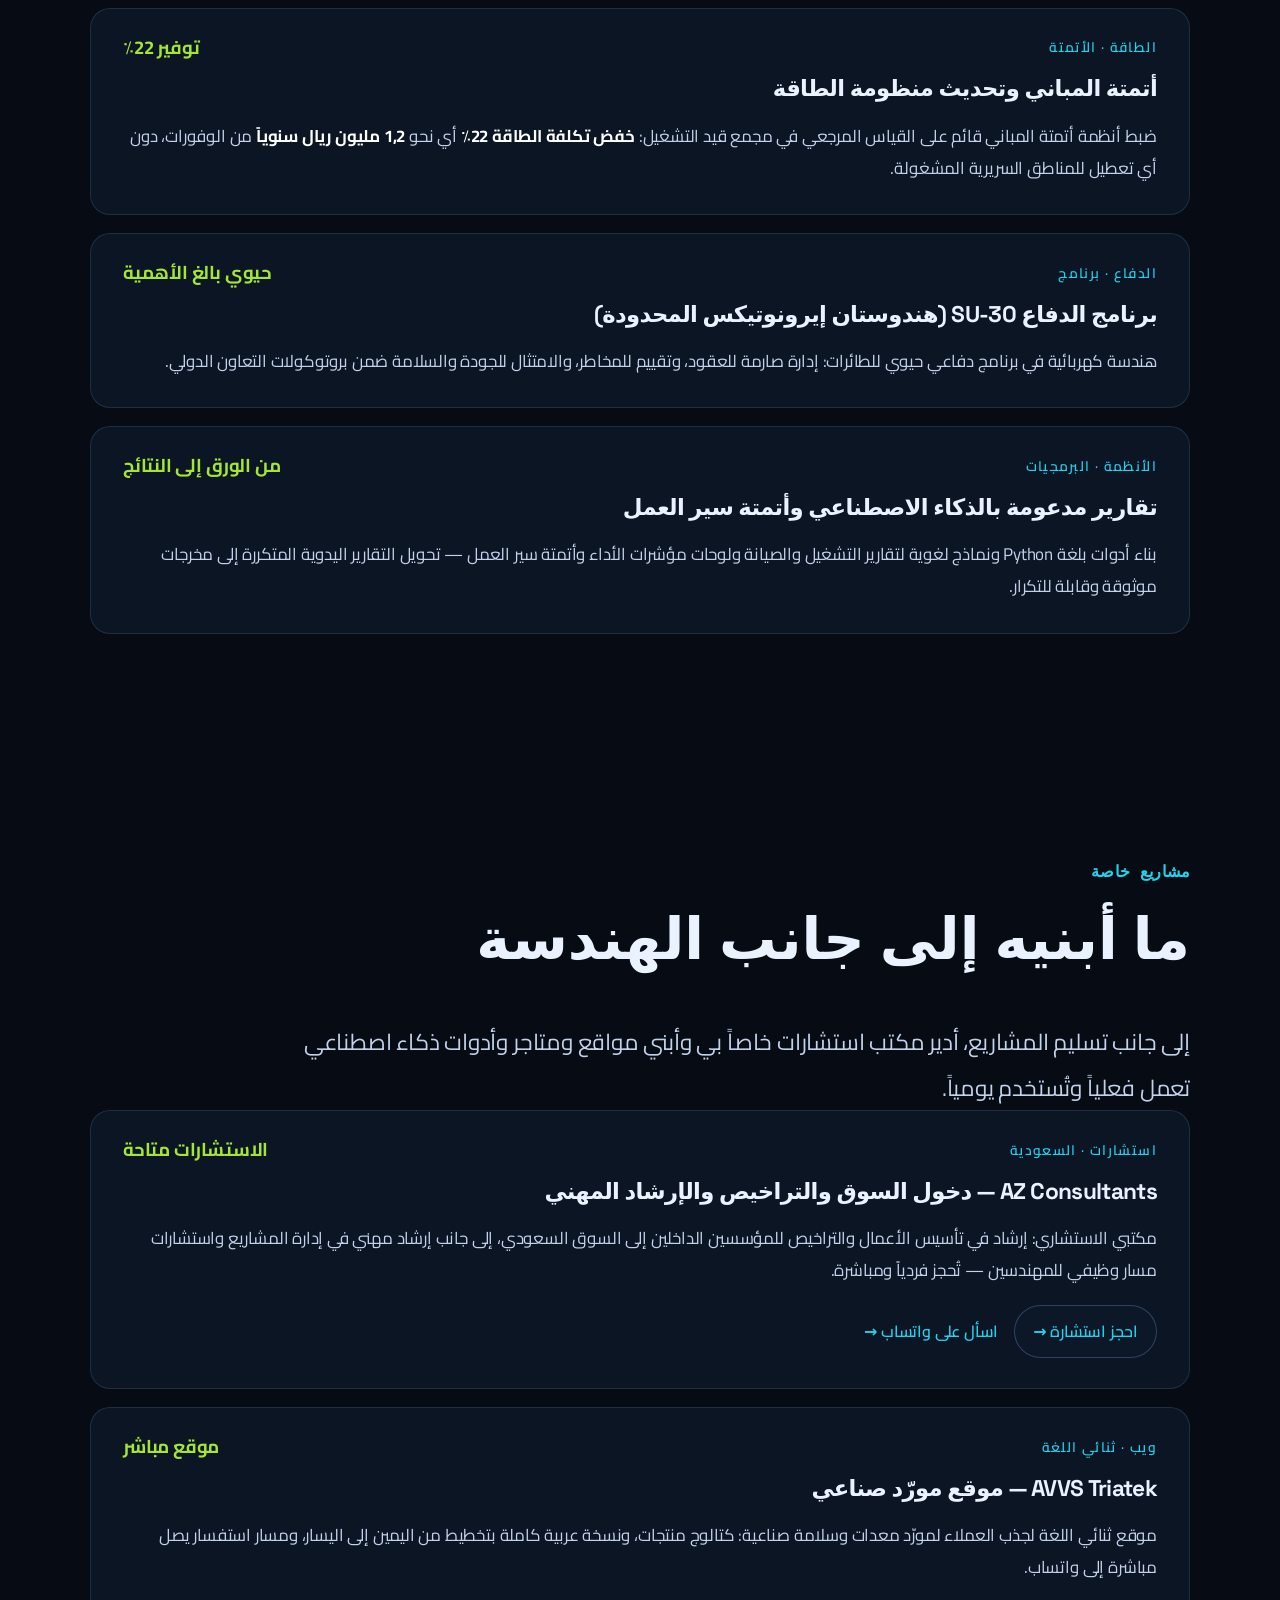
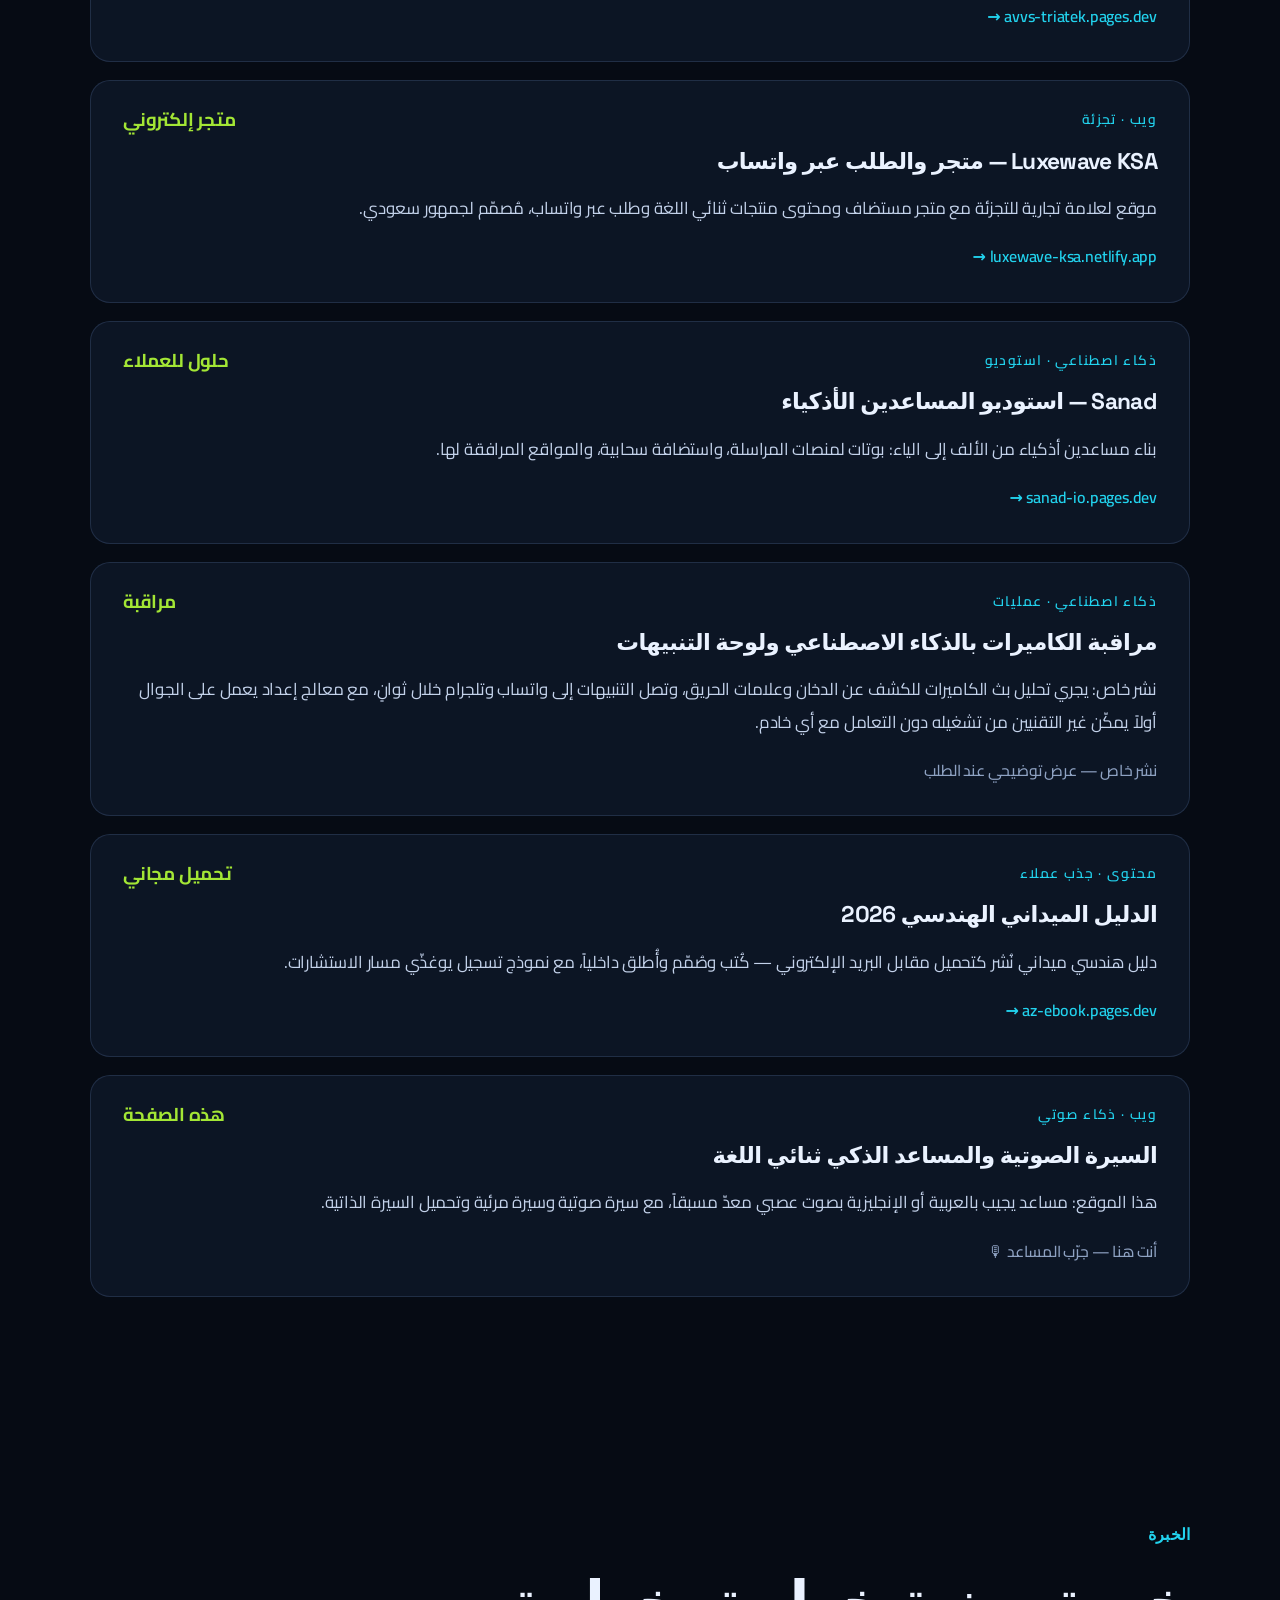
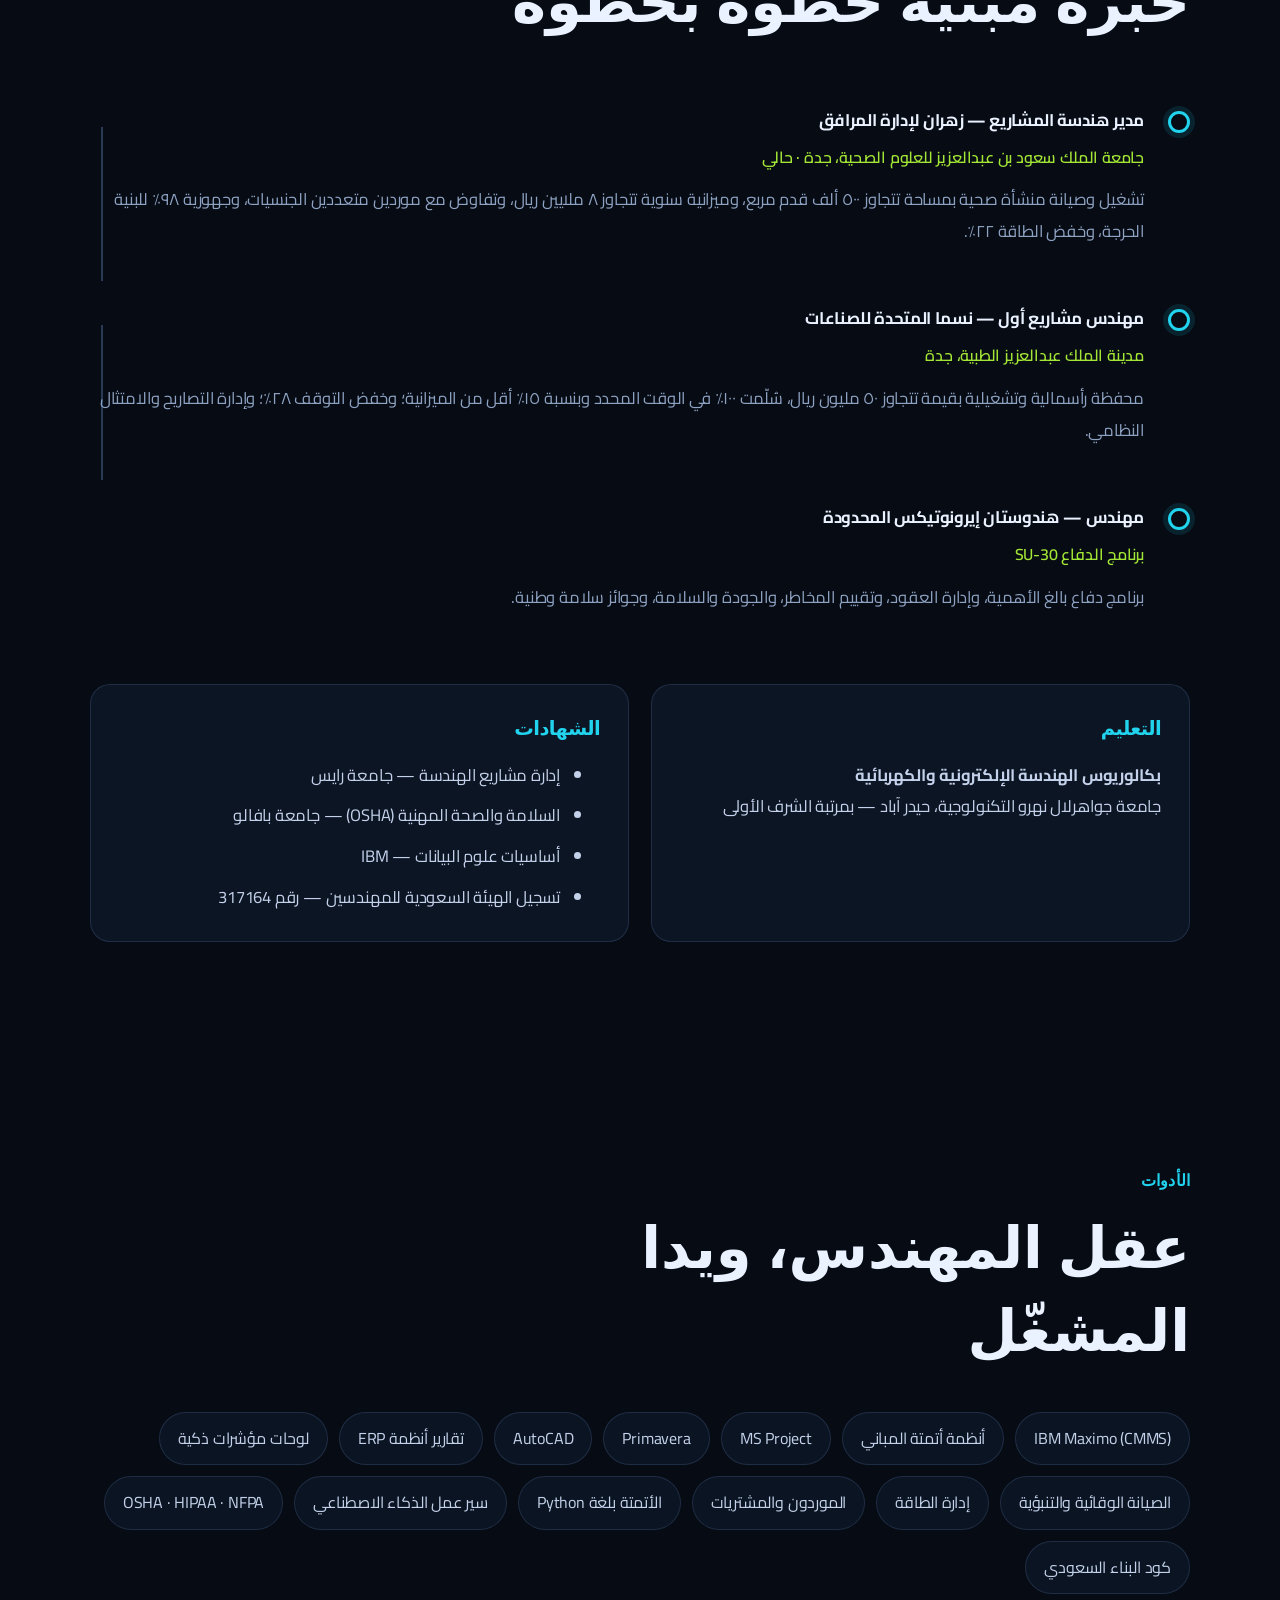
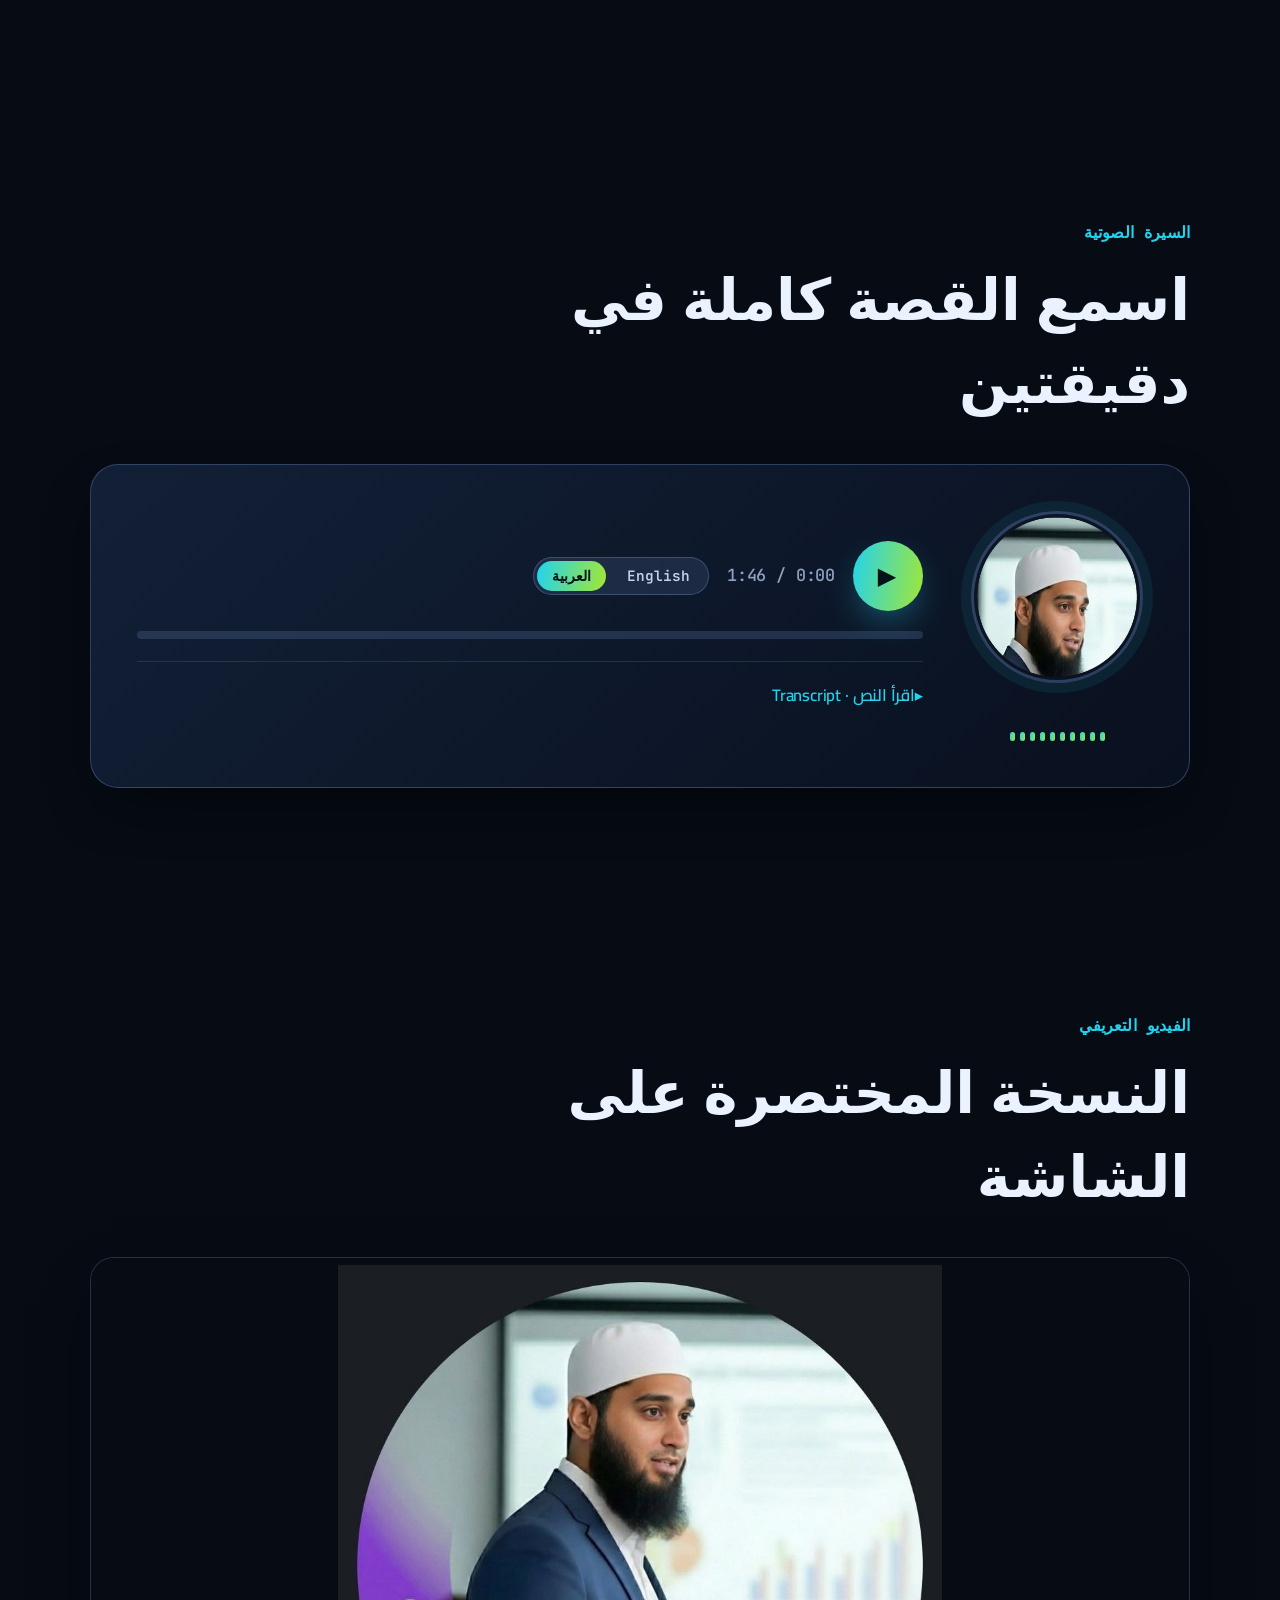
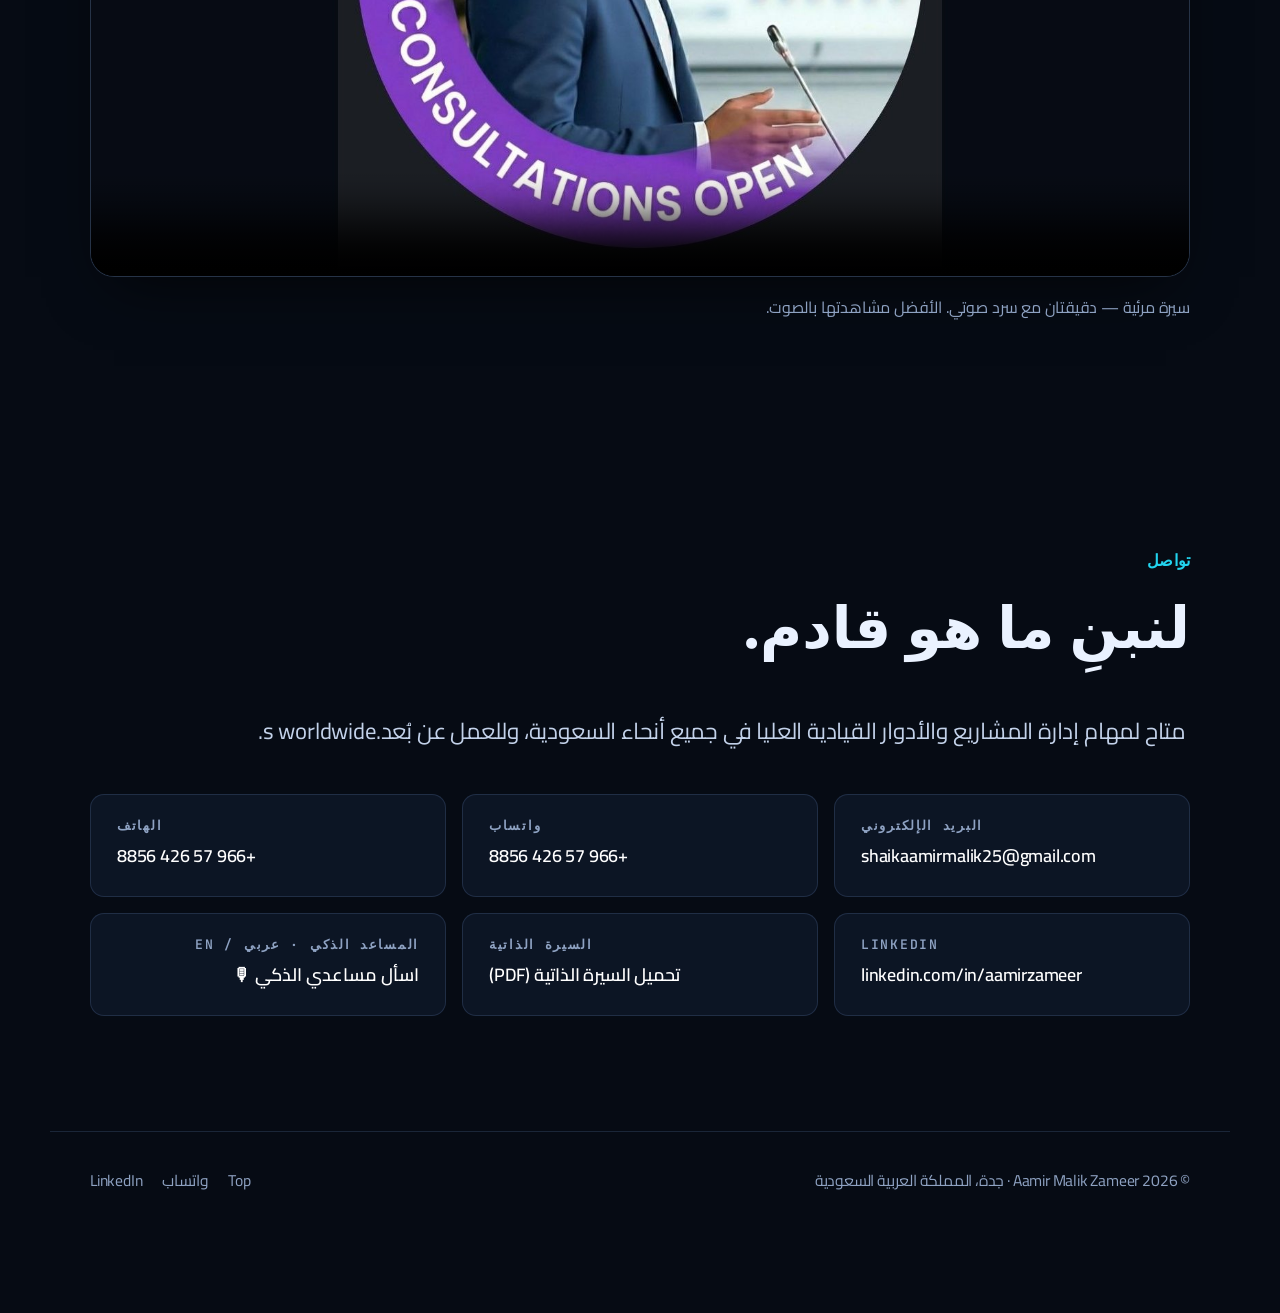
<file: ar.html>
<!DOCTYPE html>
<html lang="ar" dir="rtl">
<!-- Arabic (RTL) edition — generated by tools/build_ar.py from index.html + tools/ar_strings.json. Edit those, not this file. -->
<head>
<meta charset="utf-8">
<meta name="viewport" content="width=device-width, initial-scale=1, viewport-fit=cover">
<title>Aamir Malik Zameer — مهندس إدارة مشاريع | جدة، السعودية</title>
<meta name="description" content="Aamir Malik Zameer — مهندس إدارة مشاريع معتمد من الهيئة السعودية للمهندسين، بخبرة تتجاوز 13 عاماً في التشغيل والصيانة وإدارة المرافق ومشاريع الرعاية الصحية والدفاع في السعودية. محافظ بقيمة 50 مليون ريال سُلّمت في الوقت المحدد وضمن الميزانية. اسأل مساعدي الذكي.">
<meta name="author" content="Aamir Malik Zameer">
<meta name="theme-color" content="#060b14">
<meta property="og:type" content="website">
<meta property="og:title" content="Aamir Malik Zameer — مهندس إدارة مشاريع">
<meta property="og:description" content="أكثر من 13 عاماً في تسليم مشاريع البنية التحتية والمرافق والتشغيل والصيانة في قطاعات الرعاية الصحية والدفاع والصناعة. أكثر من 50 مليون ريال سُلّمت في الوقت المحدد وضمن الميزانية، وبصفر إصابات مُعطِّلة للعمل.">
<meta property="og:locale" content="ar_SA">
<meta property="og:url" content="https://amz34.github.io/voice-portfolio/ar.html">
<meta property="og:image" content="https://amz34.github.io/voice-portfolio/assets/portfolio-poster.jpg">
<link rel="alternate" hreflang="en" href="https://amz34.github.io/voice-portfolio/">
<link rel="alternate" hreflang="ar" href="https://amz34.github.io/voice-portfolio/ar.html">
<link rel="alternate" hreflang="x-default" href="https://amz34.github.io/voice-portfolio/">
<link rel="icon" href="assets/favicon.svg" type="image/svg+xml">
<link rel="preconnect" href="https://fonts.googleapis.com">
<link rel="preconnect" href="https://fonts.gstatic.com" crossorigin>
<link href="https://fonts.googleapis.com/css2?family=Cairo:wght@400;600;700&family=Inter:wght@400;500;600&family=JetBrains+Mono:wght@400;500&family=Space+Grotesk:wght@500;600;700&display=swap" rel="stylesheet">
<link rel="stylesheet" href="styles.css">
<script type="application/ld+json">
{"@context":"https://schema.org","@type":"Person","name":"Aamir Malik Zameer","alternateName":"Aamir Zameer","jobTitle":"Project Management Engineer","description":"SCE-licensed Project Management Engineer with 13+ years across O&M, facilities management, healthcare and defence projects in Saudi Arabia.","email":"shaikaamirmalik25@gmail.com","telephone":"+966574268856","url":"https://amz34.github.io/voice-portfolio/","image":"https://amz34.github.io/voice-portfolio/assets/photo-aamir.jpg","address":{"@type":"PostalAddress","addressLocality":"Jeddah","addressRegion":"Makkah","addressCountry":"SA"},"nationality":{"@type":"Country","name":"India"},"worksFor":{"@type":"Organization","name":"Zahran Facilities Management"},"alumniOf":{"@type":"CollegeOrUniversity","name":"JNTU Hyderabad"},"hasCredential":{"@type":"التعليمalOccupationalCredential","name":"SCE Registration #317164"},"sameAs":["https://www.linkedin.com/in/aamirzameer"],"knowsAbout":["Project Management","Facilities Management","O&M Contracts","إدارة الطاقة","أنظمة أتمتة المباني","IBM Maximo","Tender & RFP","Cost & Margin Optimisation"]}
</script>
</head>
<body>
<div class="aurora" aria-hidden="true"><span></span><span></span><span></span></div>

<header class="nav" id="top">
  <a class="brand" href="#top"><span class="brand-mark">AZ</span><span class="brand-text">Aamir&nbsp;Malik&nbsp;Zameer</span></a>
  <nav class="nav-links">
    <a href="#about">نبذة عني</a>
    <a href="#work">أعمالي</a>
    <a href="#projects">المشاريع</a>
    <a href="#experience">الخبرة</a>
    <a href="#voice">السيرة&nbsp;الصوتية</a>
    <a href="#video">الفيديو</a>
    <a href="#contact">تواصل</a>
  </nav>
  <a class="lang-tab" href="index.html" hreflang="en" lang="en">English</a>
  <div class="nav-cta">
    <button class="btn btn-ghost" data-open-agent><span data-lang-label>🎙 تحدّث مع مساعدي</span></button>
    <a class="btn btn-wa" href="https://wa.me/966574268856" target="_blank" rel="noopener">واتساب</a>
  </div>
</header>

<main>
  <!-- HERO -->
  <section class="hero">
    <div class="hero-copy">
      <p class="eyebrow">مهندس إدارة مشاريع · جدة، المملكة العربية السعودية</p>
      <h1><span class="grad">Aamir Malik Zameer</span></h1>
      <p class="lede">ثلاثة عشر عاماً في تسليم مشاريع البنية التحتية والمرافق والتشغيل والصيانة في <b>الرعاية الصحية والدفاع والصناعة</b> — <b>أكثر من 50 مليون ريال</b> سُلّمت في الوقت المحدد وضمن الميزانية، وبسجل <b>خالٍ من الإصابات المُعطِّلة للعمل</b>.</p>
      <div class="chips">
        <span class="chip">مهندس معتمد من الهيئة السعودية للمهندسين — رقم 317164</span>
        <span class="chip">إقامة قابلة للنقل</span>
        <span class="chip">متاح لمهام إدارة المشاريع والقيادة</span>
        <span class="chip">المساعد يجيب بالعربية والإنجليزية</span>
      </div>
      <div class="hero-actions">
        <button class="btn btn-primary" data-open-agent><span data-lang-label>🎙 تحدّث مع مساعدي</span></button>
        <a class="btn btn-wa" href="https://wa.me/966574268856" target="_blank" rel="noopener">🟢 راسلني على واتساب</a>
        <a class="btn btn-ghost" href="#video">▶ شاهد السيرة المرئية</a>
      </div>
      <div class="mini-player">
        <button class="play" id="heroPlay" aria-label="تشغيل السيرة الصوتية">▶</button>
        <div class="mini-meta"><b>السيرة الصوتية</b><span>دقيقتان · ملخص منطوق</span></div>
        <div class="mini-bar"><i id="heroBar"></i></div>
      </div>
    </div>
    <div class="hero-art">
      <div class="portrait">
        <img src="assets/photo-aamir.jpg" alt="Aamir Malik Zameer — الاستشارات متاحة" width="900" height="900">
      </div>
      <div class="hero-stats">
        <span class="badge b1"><i></i>٩٨٪ جهوزية البنية الحرجة</span>
        <span class="badge b2"><i></i>صفر إصابات مُعطِّلة للعمل</span>
      </div>
    </div>
  </section>

  <!-- MARQUEE -->
  <div class="marquee" aria-hidden="true"><div class="track">
    <span>عقود التشغيل والصيانة ✦ إدارة المرافق ✦ المناقصات وطلبات العروض ✦ التكاليف والهوامش ✦ إدارة الطاقة ✦ أتمتة المباني ✦ سلامة بصفر أضرار ✦ تقارير مدعومة بالذكاء الاصطناعي ✦  </span>
    <span>عقود التشغيل والصيانة ✦ إدارة المرافق ✦ المناقصات وطلبات العروض ✦ التكاليف والهوامش ✦ إدارة الطاقة ✦ أتمتة المباني ✦ سلامة بصفر أضرار ✦ تقارير مدعومة بالذكاء الاصطناعي ✦  </span>
  </div></div>

  <!-- STATS -->
  <section class="stats" id="about">
    <div class="stat reveal"><b data-count="13" data-suffix="+">0</b><span>سنة في الهندسة وتسليم المشاريع</span></div>
    <div class="stat reveal"><b data-count="50" data-prefix="SAR " data-suffix="M+">0</b><span>محفظة رأسمالية وتشغيلية سُلّمت</span></div>
    <div class="stat reveal"><b data-count="22" data-suffix="%">0</b><span>خفض في تكلفة الطاقة عبر أتمتة المباني</span></div>
    <div class="stat reveal"><b data-count="98" data-suffix="%">0</b><span>جهوزية البنية الطبية الحرجة</span></div>
    <div class="stat reveal"><b data-count="1.2" data-prefix="SAR " data-suffix="M/yr" data-decimals="1">0</b><span>وفورات سنوية من أعمال الكفاءة</span></div>
    <div class="stat reveal"><b data-count="0">0</b><span>إصابات مُعطِّلة في المواقع التي أدرتها</span></div>
  </section>


  <!-- WHAT I DO -->
  <section class="section" id="what">
    <p class="kicker">ما أقوم به</p>
    <h2 class="h2">أربعة مجالات&nbsp;أتقنها</h2>
    <div class="cards">
      <article class="card reveal"><div class="ico">🏥</div><h3>إدارة التشغيل والصيانة والمرافق</h3><p>تشغيل مجمعات صحية وصناعية معقدة وفق شروط العقود ومعايير اللجنة المشتركة وثقافة سلامة بصفر أضرار.</p></article>
      <article class="card reveal"><div class="ico">📑</div><h3>العقود والمناقصات وطلبات العروض</h3><p>إعداد العروض الفنية والتجارية، والتفاوض مع المصنّعين العالميين، والامتثال عبر شبكات ألمانية ويابانية وأمريكية.</p></article>
      <article class="card reveal"><div class="ico">📉</div><h3>خفض التكاليف وتحسين الهوامش</h3><p>ضبط الميزانيات وتقارير مؤشرات الأداء والتفاوض مع الموردين: تسليم مشاريع أقل من الميزانية بنسبة 12–15٪ وخفض استهلاك الطاقة 22٪.</p></article>
      <article class="card reveal"><div class="ico">⚙️</div><h3>الأتمتة والتقارير الذكية</h3><p>أبني الأنظمة حول الهندسة: تقارير مدعومة بالذكاء الاصطناعي، وأتمتة سير العمل، وأدوات ويب تُغني عن العمل الورقي اليدوي.</p></article>
    </div>
  </section>

  <!-- WORK -->
  <section class="section" id="work">
    <p class="kicker">أعمال مختارة</p>
    <h2 class="h2">أرقام صمدت تحت&nbsp;الضغط</h2>
    <div class="work">
      <article class="work-item reveal">
        <div class="work-top"><span class="tag">الرعاية الصحية · تشغيل وصيانة</span><b>مجمع 500 ألف قدم مربع</b></div>
        <h3>جامعة الملك سعود بن عبدالعزيز للعلوم الصحية (زهران لإدارة المرافق)</h3>
        <p>قيادة التشغيل والصيانة لمنشأة صحية تتجاوز 500 ألف قدم مربع ويستخدمها أكثر من 800 شخص يومياً: الالتزام بالعقود، والجهوزية لمعايير اللجنة المشتركة، و<b>جهوزية 98٪</b> للبنية الطبية الحرجة، و<b>خفض الإصلاحات الطارئة 35٪</b>.</p>
      </article>
      <article class="work-item reveal">
        <div class="work-top"><span class="tag">رأسمالي · محفظة</span><b>أكثر من 50 مليون ريال</b></div>
        <h3>محفظة مدينة الملك عبدالعزيز الطبية (نسما المتحدة للصناعات)</h3>
        <p>تسليم مشاريع تشغيلية ورأسمالية رئيسية بـ<b>إنجاز 100٪ في الوقت المحدد</b> و<b>أقل من الميزانية بـ15٪</b> و<b>خفض توقف الأنظمة 28٪</b>، بوصفي حلقة الوصل الفنية مع الشؤون الفنية بالشؤون الصحية للحرس الوطني.</p>
      </article>
      <article class="work-item reveal">
        <div class="work-top"><span class="tag">الطاقة · الأتمتة</span><b>توفير 22٪</b></div>
        <h3>أتمتة المباني وتحديث منظومة الطاقة</h3>
        <p>ضبط أنظمة أتمتة المباني قائم على القياس المرجعي في مجمع قيد التشغيل: <b>خفض تكلفة الطاقة 22٪</b> أي نحو <b>1٫2 مليون ريال سنوياً</b> من الوفورات، دون أي تعطيل للمناطق السريرية المشغولة.</p>
      </article>
      <article class="work-item reveal">
        <div class="work-top"><span class="tag">الدفاع · برنامج</span><b>حيوي بالغ الأهمية</b></div>
        <h3>برنامج الدفاع SU-30 (هندوستان إيرونوتيكس المحدودة)</h3>
        <p>هندسة كهربائية في برنامج دفاعي حيوي للطائرات: إدارة صارمة للعقود، وتقييم للمخاطر، والامتثال للجودة والسلامة ضمن بروتوكولات التعاون الدولي.</p>
      </article>
      <article class="work-item reveal">
        <div class="work-top"><span class="tag">الأنظمة · البرمجيات</span><b>من الورق إلى النتائج</b></div>
        <h3>تقارير مدعومة بالذكاء الاصطناعي وأتمتة سير العمل</h3>
        <p>بناء أدوات بلغة Python ونماذج لغوية لتقارير التشغيل والصيانة ولوحات مؤشرات الأداء وأتمتة سير العمل — تحويل التقارير اليدوية المتكررة إلى مخرجات موثوقة وقابلة للتكرار.</p>
      </article>
    </div>
  </section>

  <!-- PRIVATE PROJECTS -->
  <section class="section" id="projects">
    <p class="kicker">مشاريع خاصة</p>
    <h2 class="h2">ما أبنيه إلى جانب&nbsp;الهندسة</h2>
    <p class="lede">إلى جانب تسليم المشاريع، أدير مكتب استشارات خاصاً بي وأبني مواقع ومتاجر وأدوات ذكاء اصطناعي تعمل فعلياً وتُستخدم يومياً.</p>
    <div class="work">
      <article class="work-item reveal">
        <div class="work-top"><span class="tag">استشارات · السعودية</span><b>الاستشارات متاحة</b></div>
        <h3>AZ Consultants — دخول السوق والتراخيص والإرشاد المهني</h3>
        <p>مكتبي الاستشاري: إرشاد في تأسيس الأعمال والتراخيص للمؤسسين الداخلين إلى السوق السعودي، إلى جانب إرشاد مهني في إدارة المشاريع واستشارات مسار وظيفي للمهندسين — تُحجز فردياً ومباشرة.</p>
        <div class="work-links">
          <a class="btn btn-ghost" href="https://topmate-aamir.pages.dev/" target="_blank" rel="noopener">احجز استشارة →</a>
          <a href="https://wa.me/966574268856?text=Consultation%20enquiry" target="_blank" rel="noopener">اسأل على واتساب →</a>
        </div>
      </article>
      <article class="work-item reveal">
        <div class="work-top"><span class="tag">ويب · ثنائي اللغة</span><b>موقع مباشر</b></div>
        <h3>AVVS Triatek — موقع مورّد صناعي</h3>
        <p>موقع ثنائي اللغة لجذب العملاء لمورّد معدات وسلامة صناعية: كتالوج منتجات، ونسخة عربية كاملة بتخطيط من اليمين إلى اليسار، ومسار استفسار يصل مباشرة إلى واتساب.</p>
        <div class="work-links"><a href="https://avvs-triatek.pages.dev/" target="_blank" rel="noopener">avvs-triatek.pages.dev →</a></div>
      </article>
      <article class="work-item reveal">
        <div class="work-top"><span class="tag">ويب · تجزئة</span><b>متجر إلكتروني</b></div>
        <h3>Luxewave KSA — متجر والطلب عبر واتساب</h3>
        <p>موقع لعلامة تجارية للتجزئة مع متجر مستضاف ومحتوى منتجات ثنائي اللغة وطلب عبر واتساب، مُصمّم لجمهور سعودي.</p>
        <div class="work-links"><a href="https://luxewave-ksa.netlify.app/" target="_blank" rel="noopener">luxewave-ksa.netlify.app →</a></div>
      </article>
      <article class="work-item reveal">
        <div class="work-top"><span class="tag">ذكاء اصطناعي · استوديو</span><b>حلول للعملاء</b></div>
        <h3>Sanad — استوديو المساعدين الأذكياء</h3>
        <p>بناء مساعدين أذكياء من الألف إلى الياء: بوتات لمنصات المراسلة، واستضافة سحابية، والمواقع المرافقة لها.</p>
        <div class="work-links"><a href="https://sanad-io.pages.dev/" target="_blank" rel="noopener">sanad-io.pages.dev →</a></div>
      </article>
      <article class="work-item reveal">
        <div class="work-top"><span class="tag">ذكاء اصطناعي · عمليات</span><b>مراقبة</b></div>
        <h3>مراقبة الكاميرات بالذكاء الاصطناعي ولوحة التنبيهات</h3>
        <p>نشر خاص: يجري تحليل بث الكاميرات للكشف عن الدخان وعلامات الحريق، وتصل التنبيهات إلى واتساب وتلجرام خلال ثوانٍ، مع معالج إعداد يعمل على الجوال أولاً يمكّن غير التقنيين من تشغيله دون التعامل مع أي خادم.</p>
        <div class="work-links"><span class="muted-note">نشر خاص — عرض توضيحي عند الطلب</span></div>
      </article>
      <article class="work-item reveal">
        <div class="work-top"><span class="tag">محتوى · جذب عملاء</span><b>تحميل مجاني</b></div>
        <h3>الدليل الميداني الهندسي 2026</h3>
        <p>دليل هندسي ميداني نُشر كتحميل مقابل البريد الإلكتروني — كُتب وصُمّم وأُطلق داخلياً، مع نموذج تسجيل يوغذّي مسار الاستشارات.</p>
        <div class="work-links"><a href="https://az-ebook.pages.dev/" target="_blank" rel="noopener">az-ebook.pages.dev →</a></div>
      </article>
      <article class="work-item reveal">
        <div class="work-top"><span class="tag">ويب · ذكاء صوتي</span><b>هذه الصفحة</b></div>
        <h3>السيرة الصوتية والمساعد الذكي ثنائي اللغة</h3>
        <p>هذا الموقع: مساعد يجيب بالعربية أو الإنجليزية بصوت عصبي معدّ مسبقاً، مع سيرة صوتية وسيرة مرئية وتحميل السيرة الذاتية.</p>
        <div class="work-links"><span class="muted-note">أنت هنا — جرّب المساعد 🎙</span></div>
      </article>
    </div>
  </section>

  <!-- EXPERIENCE -->
  <section class="section" id="experience">
    <p class="kicker">الخبرة</p>
    <h2 class="h2">خبرة مبنية خطوة بخطوة</h2>
    <ol class="timeline">
      <li class="reveal"><span class="dot"></span><div><b>مدير هندسة المشاريع — زهران لإدارة المرافق</b><i>جامعة الملك سعود بن عبدالعزيز للعلوم الصحية، جدة · حالي</i><p>تشغيل وصيانة منشأة صحية بمساحة تتجاوز ٥٠٠ ألف قدم مربع، وميزانية سنوية تتجاوز ٨ ملايين ريال، وتفاوض مع موردين متعددين الجنسيات، وجهوزية ٩٨٪ للبنية الحرجة، وخفض الطاقة ٢٢٪.</p></div></li>
      <li class="reveal"><span class="dot"></span><div><b>مهندس مشاريع أول — نسما المتحدة للصناعات</b><i>مدينة الملك عبدالعزيز الطبية، جدة</i><p>محفظة رأسمالية وتشغيلية بقيمة تتجاوز ٥٠ مليون ريال، سُلّمت ١٠٠٪ في الوقت المحدد وبنسبة ١٥٪ أقل من الميزانية؛ وخفض التوقف ٢٨٪؛ وإدارة التصاريح والامتثال النظامي.</p></div></li>
      <li class="reveal"><span class="dot"></span><div><b>مهندس — هندوستان إيرونوتيكس المحدودة</b><i>برنامج الدفاع SU-30</i><p>برنامج دفاع بالغ الأهمية، وإدارة العقود، وتقييم المخاطر، والجودة والسلامة، وجوائز سلامة وطنية.</p></div></li>
    </ol>
    <div class="edu">
      <div class="edu-card reveal"><h3>التعليم</h3><p><b>بكالوريوس الهندسة الإلكترونية والكهربائية</b><br>جامعة جواهرلال نهرو التكنولوجية، حيدر آباد — بمرتبة الشرف الأولى</p></div>
      <div class="edu-card reveal"><h3>الشهادات</h3><ul><li>إدارة مشاريع الهندسة — جامعة رايس</li><li>السلامة والصحة المهنية (OSHA) — جامعة بافالو</li><li>أساسيات علوم البيانات — IBM</li><li>تسجيل الهيئة السعودية للمهندسين — رقم 317164</li></ul></div>
    </div>
  </section>

  <!-- TOOLKIT -->
  <section class="section">
    <p class="kicker">الأدوات</p>
    <h2 class="h2">عقل المهندس، ويدا المشغّل</h2>
    <div class="tags">
      <span>IBM Maximo (CMMS)</span><span>أنظمة أتمتة المباني</span><span>MS Project</span><span>Primavera</span><span>AutoCAD</span><span>تقارير أنظمة ERP</span><span>لوحات مؤشرات ذكية</span><span>الصيانة الوقائية والتنبؤية</span><span>إدارة الطاقة</span><span>الموردون والمشتريات</span><span>الأتمتة بلغة Python</span><span>سير عمل الذكاء الاصطناعي</span><span>OSHA · HIPAA · NFPA</span><span>كود البناء السعودي</span>
    </div>
  </section>

  <!-- VOICE CV -->
  <section class="section voice" id="voice">
    <p class="kicker">السيرة الصوتية</p>
    <h2 class="h2">اسمع القصة كاملة في دقيقتين</h2>
    <div class="voice-card reveal">
      <div class="voice-left">
        <img src="assets/avatar-aamir.png" alt="Aamir Malik Zameer" class="voice-avatar">
        <div class="eq" id="eq"><i></i><i></i><i></i><i></i><i></i><i></i><i></i><i></i><i></i><i></i></div>
      </div>
      <div class="voice-right">
        <div class="voice-controls">
          <button class="play big" id="vcPlay" aria-label="تشغيل السيرة الصوتية">▶</button>
          <div class="vc-time"><span id="vcCur">0:00</span> / <span id="vcDur">0:00</span></div>
          <div class="vc-lang" role="group" aria-label="لغة السيرة الصوتية">
            <button data-cv-lang="en">English</button><button data-cv-lang="ar" class="on">العربية</button>
          </div>
        </div>
        <div class="scrub" id="vcScrub"><i id="vcFill"></i></div>
        <audio id="vcAudio" preload="metadata" src="assets/voice-cv-ar.mp3"></audio>
        <details class="transcript">
          <summary>اقرأ النص · Transcript</summary>
          <p id="vcText" dir="rtl" lang="ar">أنا عامر مالك زمير، مهندس إدارة مشاريع في جدة — ثلاث عشرة سنة في تنفيذ مشاريع البنية التحتية والمرافق في قطاعات الرعاية الصحية والدفاع والصناعة. اليوم أدير عمليات المرافق لمجمّع طبي بمساحة خمسمائة ألف قدم مربع في جامعة الملك سعود بن عبدالعزيز للعلوم الصحية — ثمانمائة مستخدم يومياً، وسجل سلامة خالٍ من الإصابات. وخمسون مليون ريال من المشاريع سُلّمت في مواعيدها وبخمسة عشر في المائة أقل من الميزانية. وتكاليف طاقة أقل بنسبة اثنين وعشرين في المائة، بوفورات تقارب مليوناً ومائتي ألف ريال سنوياً. وجهوزية ثمانية وتسعين في المائة للبنية التحتية الطبية الحرجة. هذا السجل بُني خطوة بخطوة — من الهندسة الكهربائية في برنامج طائرات سوخوي ثلاثين الدفاعي في هندوستان إيرونوتيكس، إلى مهندس مشاريع أول في نسمة المتحدة للصناعات، إلى إدارة المشاريع في شركة زهران لإدارة المرافق. وإلى جانب الهندسة، أبني الأنظمة المحيطة بها: تقارير مدعومة بالذكاء الاصطناعي، وأتمتة لسير العمل، وأدوات ويب متكاملة تستبدل الأعمال الورقية بمخرجات موثوقة. أحمل درجة البكالوريوس في الهندسة الكهربائية والإلكترونية بدرجة أولى مع امتياز، وشهادة إدارة المشاريع من جامعة رايس، واعتماداً مهنياً من الهيئة السعودية للمهندسين. وأنا متاح لمهام إدارة المشاريع والمناصب القيادية في السعودية وللأعمال عن بُعد عالمياً.</p>
        </details>
      </div>
    </div>
  </section>

  <!-- VIDEO -->
  <section class="section" id="video">
    <p class="kicker">الفيديو التعريفي</p>
    <h2 class="h2">النسخة المختصرة على الشاشة</h2>
    <div class="video-wrap reveal">
      <video controls playsinline preload="none" poster="assets/portfolio-poster.jpg" src="assets/portfolio-video.mp4"></video>
    </div>
    <p class="video-note">سيرة مرئية — دقيقتان مع سرد صوتي. الأفضل مشاهدتها بالصوت.</p>
  </section>

  <!-- CONTACT -->
  <section class="section contact" id="contact">
    <p class="kicker">تواصل</p>
    <h2 class="h2">لنبنِ ما هو قادم.</h2>
    <p class="lede center">متاح لمهام إدارة المشاريع والأدوار القيادية العليا في جميع أنحاء السعودية، وللعمل عن بُعد.s worldwide.</p>
    <div class="contact-grid">
      <a class="cc" href="mailto:shaikaamirmalik25@gmail.com"><span>البريد الإلكتروني</span><b>shaikaamirmalik25@gmail.com</b></a>
      <a class="cc" href="https://wa.me/966574268856" target="_blank" rel="noopener"><span>واتساب</span><b>+966 57 426 8856</b></a>
      <a class="cc" href="tel:+966574268856"><span>الهاتف</span><b>+966 57 426 8856</b></a>
      <a class="cc" href="https://www.linkedin.com/in/aamirzameer" target="_blank" rel="noopener"><span>LinkedIn</span><b>linkedin.com/in/aamirzameer</b></a>
      <a class="cc" href="assets/Aamir_Malik_Zameer_CV.pdf" download><span>السيرة الذاتية</span><b>تحميل السيرة الذاتية (PDF)</b></a>
      <button class="cc cc-btn" data-open-agent><span>المساعد الذكي · عربي / EN</span><b>اسأل مساعدي الذكي 🎙</b></button>
    </div>
  </section>
</main>

<footer class="foot">
  <span>© <span id="yr"></span> Aamir Malik Zameer · جدة، المملكة العربية السعودية</span>
  <span class="foot-links"><a href="#top">Top</a><a href="https://wa.me/966574268856" target="_blank" rel="noopener">واتساب</a><a href="https://www.linkedin.com/in/aamirzameer" target="_blank" rel="noopener">LinkedIn</a></span>
</footer>

<!-- Floating واتساب -->
<a class="fab fab-wa" href="https://wa.me/966574268856" target="_blank" rel="noopener" aria-label="محادثة على واتساب" title="واتساب me">
  <svg viewBox="0 0 32 32" width="28" height="28" aria-hidden="true"><path fill="currentColor" d="M16 3C8.8 3 3 8.8 3 16c0 2.3.6 4.5 1.7 6.4L3 29l6.8-1.7c1.9 1 4 1.6 6.2 1.6 7.2 0 13-5.8 13-13S23.2 3 16 3zm0 23.6c-2 0-3.9-.5-5.5-1.5l-.4-.2-4 1 1.1-3.9-.3-.4A10.5 10.5 0 1 1 26.5 16c0 5.9-4.7 10.6-10.5 10.6zm6-7.9c-.3-.2-1.9-1-2.2-1.1-.3-.1-.5-.2-.7.2s-.8 1-1 1.2c-.2.2-.4.2-.7.1-.3-.2-1.4-.5-2.6-1.6-1-.9-1.6-1.9-1.8-2.3-.2-.3 0-.5.1-.7l.5-.5c.1-.2.2-.3.3-.5.1-.2 0-.4 0-.5l-1-2.3c-.2-.6-.5-.5-.7-.5h-.6c-.2 0-.5.1-.8.4-.3.3-1 1-1 2.5s1.1 2.9 1.2 3.1c.2.2 2.1 3.3 5.2 4.6.7.3 1.3.5 1.7.6.7.2 1.4.2 1.9.1.6-.1 1.9-.8 2.1-1.5.3-.8.3-1.4.2-1.5-.1-.2-.3-.2-.6-.4z"/></svg>
  <span class="fab-label">واتساب</span>
</a>

<!-- المساعد الصوتي dock -->
<button class="fab fab-agent" id="agentFab" aria-label="تحدّث مع مساعدي الذكي" title="تحدّث مع مساعدي الذكي">
  <span class="ring"></span>
  <svg viewBox="0 0 24 24" width="24" height="24" aria-hidden="true"><path fill="currentColor" d="M12 15a3 3 0 0 0 3-3V6a3 3 0 1 0-6 0v6a3 3 0 0 0 3 3z"/><path fill="currentColor" d="M19 11a1 1 0 1 0-2 0 5 5 0 0 1-10 0 1 1 0 1 0-2 0 7 7 0 0 0 6 6.9V20H8.5a1 1 0 1 0 0 2h7a1 1 0 1 0 0-2H13v-2.1A7 7 0 0 0 19 11z"/></svg>
  <span class="fab-label">المساعد الصوتي</span>
</button>

<!-- Agent panel -->
<section class="agent-panel" id="agentPanel" aria-hidden="true" role="dialog" aria-label="المساعد الذكي">
  <header class="ap-head">
    <div class="ap-id"><img src="assets/avatar-aamir.png" alt=""><div><b>المساعد الذكي</b><i id="apStatus">اسأل عن الخبرة والمشاريع والمهارات والتواصل…</i></div></div>
    <div class="lang-toggle" role="group" aria-label="لغة المساعد">
      <button data-lang-set="en" class="on" title="English">EN</button><button data-lang-set="ar" title="العربية">ع</button>
    </div>
    <button class="ap-close" id="apإغلاق" aria-label="إغلاق">✕</button>
  </header>
  <div class="ap-log" id="apLog"></div>
  <div class="ap-chips" id="apChips">
    <button>الخبرة؟</button><button>أهم المشاريع؟</button><button>المهارات والأدوات؟</button><button>التعليم؟</button><button>التوفر؟</button><button>التواصل؟</button>
  </div>
  <form class="ap-input" id="apForm">
    <button type="button" class="mic" id="apMic" aria-label="اضغط مع الاستمرار للتحدث" title="اضغط للتحدث">🎙</button>
    <input id="apText" type="text" placeholder="اكتب سؤالك…" autocomplete="off">
    <button type="submit" class="send" aria-label="إرسال">➤</button>
  </form>
  <p class="ap-foot">الصوت يعمل على Chrome وEdge وChrome على أندرويد. أو اكتب — نفس الإجابات.</p>
</section>

<script src="assets/voice/kb.js" defer></script>
<script src="app.js" defer></script>
</body>
</html>
</file>
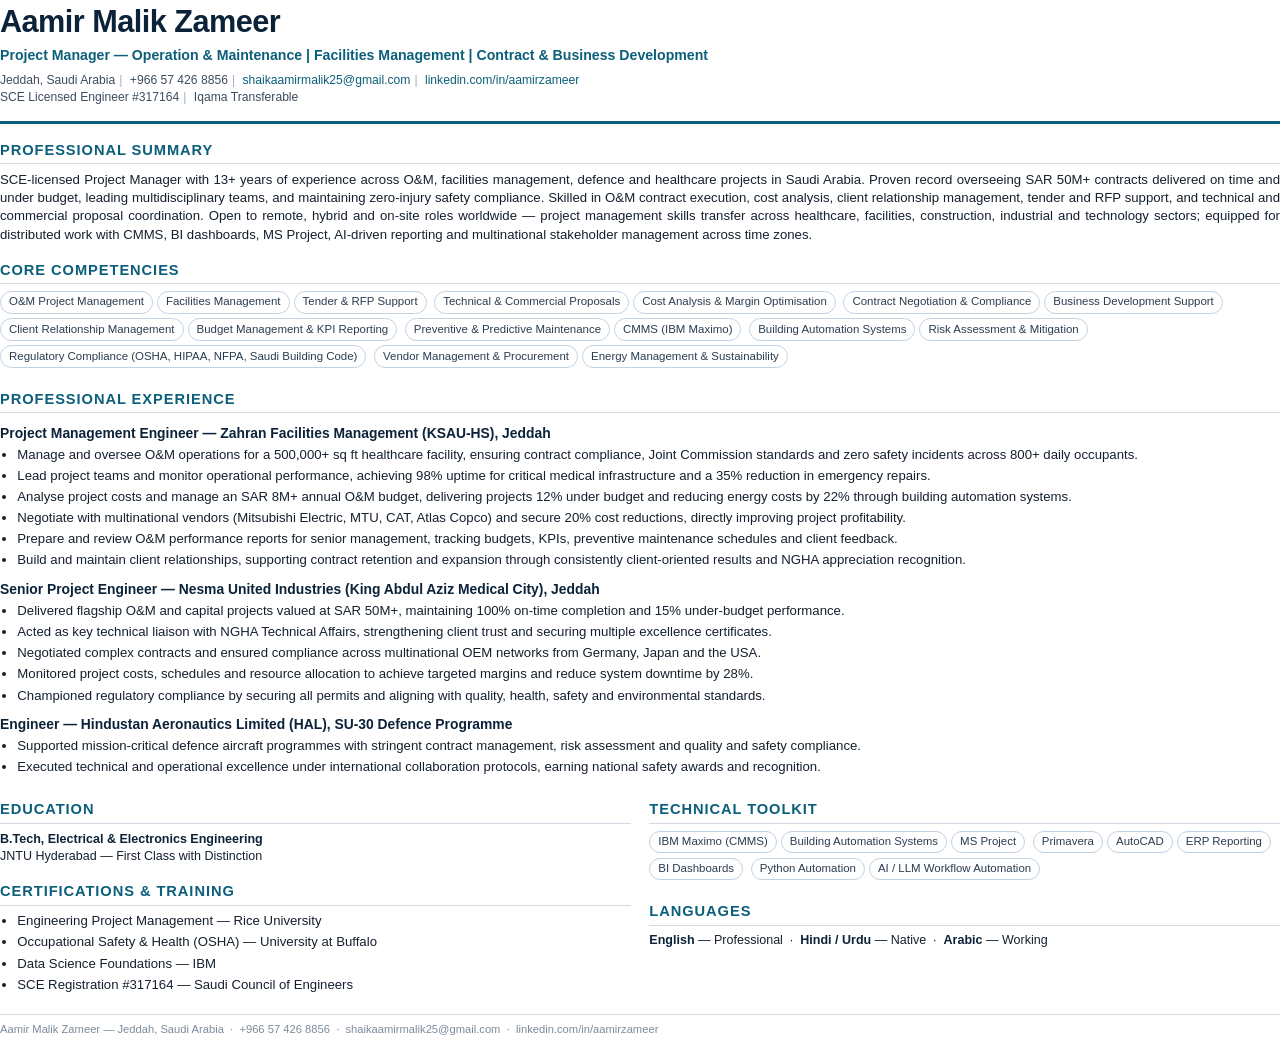
<file: cv.html>
<!DOCTYPE html>
<html lang="en">
<head>
<meta charset="utf-8">
<title>Aamir Malik Zameer — Curriculum Vitae</title>
<style>
  @page{size:A4;margin:14mm 13mm 14mm 13mm}
  *{box-sizing:border-box}
  html,body{margin:0;padding:0}
  body{font-family:"Helvetica Neue",Helvetica,Arial,sans-serif;font-size:9.9pt;line-height:1.38;color:#15202e}
  a{color:#0b5f7a;text-decoration:none}
  .head{border-bottom:2.4pt solid #0b5f7a;padding-bottom:7pt;margin-bottom:11pt}
  h1{font-size:23pt;margin:0 0 3pt;letter-spacing:-.4pt;color:#0b2239;font-weight:700}
  .role{font-size:10.6pt;font-weight:600;color:#0b5f7a;margin:0 0 5pt}
  .contact{font-size:9.1pt;color:#3d4c5e}
  .contact span{white-space:nowrap}
  .sep{color:#9fb0c2;padding:0 3pt}
  h2{font-size:11pt;text-transform:uppercase;letter-spacing:.7pt;color:#0b5f7a;
     margin:12pt 0 5pt;padding-bottom:2.5pt;border-bottom:.8pt solid #cfdae5}
  h3{font-size:10.4pt;margin:8pt 0 1pt;color:#0b2239}
  .meta{font-size:9.2pt;color:#5a6a7c;font-style:italic;margin:0 0 3pt}
  p{margin:0 0 4pt}
  ul{margin:2pt 0 5pt;padding-left:13pt}
  li{margin-bottom:2.2pt}
  .body-text{text-align:justify}
  .two{display:flex;gap:14pt}
  .two>div{flex:1}
  .chips{margin-top:2pt}
  .chips span{display:inline-block;border:.7pt solid #c3d2e0;border-radius:9pt;
    padding:1.8pt 6pt;margin:0 3pt 3.5pt 0;font-size:8.6pt;color:#2b3d50}
  .kv{font-size:9.4pt;margin-bottom:3pt}
  .kv b{color:#0b2239}
  .foot{margin-top:10pt;border-top:.8pt solid #cfdae5;padding-top:5pt;font-size:8.4pt;color:#7a8b9c}
  strong{color:#0b2239}
</style>
</head>
<body>

<div class="head">
  <h1>Aamir Malik Zameer</h1>
  <p class="role">Project Manager — Operation &amp; Maintenance | Facilities Management | Contract &amp; Business Development</p>
  <p class="contact">
    <span>Jeddah, Saudi Arabia</span><span class="sep">|</span>
    <span>+966 57 426 8856</span><span class="sep">|</span>
    <span><a href="mailto:shaikaamirmalik25@gmail.com">shaikaamirmalik25@gmail.com</a></span><span class="sep">|</span>
    <span><a href="https://www.linkedin.com/in/aamirzameer">linkedin.com/in/aamirzameer</a></span><br>
    <span>SCE Licensed Engineer #317164</span><span class="sep">|</span>
    <span>Iqama Transferable</span>
  </p>
</div>

<h2>Professional Summary</h2>
<p class="body-text">SCE-licensed Project Manager with 13+ years of experience across O&amp;M, facilities management, defence and healthcare projects in Saudi Arabia. Proven record overseeing SAR 50M+ contracts delivered on time and under budget, leading multidisciplinary teams, and maintaining zero-injury safety compliance. Skilled in O&amp;M contract execution, cost analysis, client relationship management, tender and RFP support, and technical and commercial proposal coordination. Open to remote, hybrid and on-site roles worldwide — project management skills transfer across healthcare, facilities, construction, industrial and technology sectors; equipped for distributed work with CMMS, BI dashboards, MS Project, AI-driven reporting and multinational stakeholder management across time zones.</p>

<h2>Core Competencies</h2>
<div class="chips">
  <span>O&amp;M Project Management</span><span>Facilities Management</span><span>Tender &amp; RFP Support</span>
  <span>Technical &amp; Commercial Proposals</span><span>Cost Analysis &amp; Margin Optimisation</span>
  <span>Contract Negotiation &amp; Compliance</span><span>Business Development Support</span>
  <span>Client Relationship Management</span><span>Budget Management &amp; KPI Reporting</span>
  <span>Preventive &amp; Predictive Maintenance</span><span>CMMS (IBM Maximo)</span>
  <span>Building Automation Systems</span><span>Risk Assessment &amp; Mitigation</span>
  <span>Regulatory Compliance (OSHA, HIPAA, NFPA, Saudi Building Code)</span>
  <span>Vendor Management &amp; Procurement</span><span>Energy Management &amp; Sustainability</span>
</div>

<h2>Professional Experience</h2>

<h3>Project Management Engineer — Zahran Facilities Management (KSAU-HS), Jeddah</h3>
<ul>
  <li>Manage and oversee O&amp;M operations for a 500,000+ sq ft healthcare facility, ensuring contract compliance, Joint Commission standards and zero safety incidents across 800+ daily occupants.</li>
  <li>Lead project teams and monitor operational performance, achieving 98% uptime for critical medical infrastructure and a 35% reduction in emergency repairs.</li>
  <li>Analyse project costs and manage an SAR 8M+ annual O&amp;M budget, delivering projects 12% under budget and reducing energy costs by 22% through building automation systems.</li>
  <li>Negotiate with multinational vendors (Mitsubishi Electric, MTU, CAT, Atlas Copco) and secure 20% cost reductions, directly improving project profitability.</li>
  <li>Prepare and review O&amp;M performance reports for senior management, tracking budgets, KPIs, preventive maintenance schedules and client feedback.</li>
  <li>Build and maintain client relationships, supporting contract retention and expansion through consistently client-oriented results and NGHA appreciation recognition.</li>
</ul>

<h3>Senior Project Engineer — Nesma United Industries (King Abdul Aziz Medical City), Jeddah</h3>
<ul>
  <li>Delivered flagship O&amp;M and capital projects valued at SAR 50M+, maintaining 100% on-time completion and 15% under-budget performance.</li>
  <li>Acted as key technical liaison with NGHA Technical Affairs, strengthening client trust and securing multiple excellence certificates.</li>
  <li>Negotiated complex contracts and ensured compliance across multinational OEM networks from Germany, Japan and the USA.</li>
  <li>Monitored project costs, schedules and resource allocation to achieve targeted margins and reduce system downtime by 28%.</li>
  <li>Championed regulatory compliance by securing all permits and aligning with quality, health, safety and environmental standards.</li>
</ul>

<h3>Engineer — Hindustan Aeronautics Limited (HAL), SU-30 Defence Programme</h3>
<ul>
  <li>Supported mission-critical defence aircraft programmes with stringent contract management, risk assessment and quality and safety compliance.</li>
  <li>Executed technical and operational excellence under international collaboration protocols, earning national safety awards and recognition.</li>
</ul>

<div class="two">
  <div>
    <h2>Education</h2>
    <p class="kv"><b>B.Tech, Electrical &amp; Electronics Engineering</b><br>JNTU Hyderabad — First Class with Distinction</p>

    <h2>Certifications &amp; Training</h2>
    <ul>
      <li>Engineering Project Management — Rice University</li>
      <li>Occupational Safety &amp; Health (OSHA) — University at Buffalo</li>
      <li>Data Science Foundations — IBM</li>
      <li>SCE Registration #317164 — Saudi Council of Engineers</li>
    </ul>
  </div>
  <div>
    <h2>Technical Toolkit</h2>
    <div class="chips">
      <span>IBM Maximo (CMMS)</span><span>Building Automation Systems</span><span>MS Project</span>
      <span>Primavera</span><span>AutoCAD</span><span>ERP Reporting</span><span>BI Dashboards</span>
      <span>Python Automation</span><span>AI / LLM Workflow Automation</span>
    </div>
    <h2>Languages</h2>
    <p class="kv"><b>English</b> — Professional &nbsp;·&nbsp; <b>Hindi / Urdu</b> — Native &nbsp;·&nbsp; <b>Arabic</b> — Working</p>
  </div>
</div>

<p class="foot">Aamir Malik Zameer — Jeddah, Saudi Arabia &nbsp;·&nbsp; +966 57 426 8856 &nbsp;·&nbsp; shaikaamirmalik25@gmail.com &nbsp;·&nbsp; linkedin.com/in/aamirzameer</p>

</body>
</html>
</file>
<file: styles.css>
/* Aamir Malik Zameer — voice portfolio
   Palette derived from the video-CV brand: deep navy + cyan + lime. */

:root{
  --bg:#060b14;
  --bg-2:#0a1120;
  --panel:rgba(16,26,44,.72);
  --panel-solid:#101a2c;
  --line:rgba(120,160,220,.18);
  --line-2:rgba(120,160,220,.32);
  --ink:#eaf2ff;
  --ink-2:#c3d2ea;
  --muted:#8ea2c2;
  --cyan:#22d3ee;
  --lime:#a3e635;
  --blue:#3b82f6;
  --wa:#25d366;
  --grad:linear-gradient(100deg,var(--cyan),var(--lime));
  --radius:20px;
  --radius-sm:14px;
  --shadow:0 24px 60px -24px rgba(0,0,0,.75);
  --maxw:1180px;
  --font:"Inter",system-ui,-apple-system,"Segoe UI",Roboto,sans-serif;
  --display:"Space Grotesk","Inter",system-ui,sans-serif;
  --mono:"JetBrains Mono",ui-monospace,SFMono-Regular,Menlo,monospace;
}

*,*::before,*::after{box-sizing:border-box}
html{scroll-behavior:smooth;-webkit-text-size-adjust:100%}
body{
  margin:0;
  background:var(--bg);
  color:var(--ink);
  font-family:var(--font);
  /* LARGE base type by design */
  font-size:19px;
  line-height:1.65;
  letter-spacing:-.01em;
  overflow-x:hidden;
  -webkit-font-smoothing:antialiased;
}
img,video{max-width:100%;display:block}
a{color:inherit;text-decoration:none}
button{font:inherit;color:inherit;cursor:pointer;border:0;background:none}
h1,h2,h3{font-family:var(--display);line-height:1.04;letter-spacing:-.03em;margin:0}
p{margin:0}
::selection{background:var(--cyan);color:#04121a}

/* ---------- aurora background ---------- */
.aurora{position:fixed;inset:0;z-index:-1;overflow:hidden;pointer-events:none}
.aurora span{position:absolute;border-radius:50%;filter:blur(90px);opacity:.5}
.aurora span:nth-child(1){width:52vw;height:52vw;background:#0ea5e9;top:-14vw;left:-10vw}
.aurora span:nth-child(2){width:44vw;height:44vw;background:#84cc16;bottom:-16vw;right:-8vw;opacity:.32}
.aurora span:nth-child(3){width:36vw;height:36vw;background:#6366f1;top:38%;left:44%;opacity:.28}
body::after{content:"";position:fixed;inset:0;z-index:-1;pointer-events:none;
  background:radial-gradient(120% 80% at 50% -10%,transparent,rgba(6,11,20,.85) 70%)}

/* ---------- layout helpers ---------- */
.section{max-width:var(--maxw);margin:0 auto;padding:clamp(64px,9vw,132px) clamp(20px,5vw,40px)}
.center{text-align:center}
.kicker{font:600 1rem/1 var(--mono);letter-spacing:.16em;text-transform:uppercase;color:var(--cyan);margin-bottom:18px}
.h2{font-size:clamp(2.1rem,5.2vw,3.6rem);margin-bottom:38px;max-width:20ch}
.lede{font-size:clamp(1.15rem,2.3vw,1.42rem);color:var(--ink-2);max-width:62ch}
.lede b{color:#fff}

/* ---------- nav ---------- */
.nav{
  position:sticky;top:0;z-index:60;display:flex;align-items:center;gap:26px;
  padding:14px clamp(18px,4vw,40px);
  background:rgba(6,11,20,.72);backdrop-filter:blur(14px) saturate(140%);
  border-bottom:1px solid var(--line);
}
.brand{display:flex;align-items:center;gap:12px;font-weight:700;white-space:nowrap}
.brand-mark{
  display:grid;place-items:center;width:42px;height:42px;border-radius:12px;
  background:var(--grad);color:#04121a;font:800 1.05rem/1 var(--display);letter-spacing:-.02em;
}
.brand-text{font-size:1.06rem;letter-spacing:-.02em}
.nav-links{display:flex;gap:6px;margin-left:auto;flex-wrap:wrap}
.nav-links a{padding:9px 13px;border-radius:999px;color:var(--ink-2);font-size:1rem;font-weight:500;transition:.18s}
.nav-links a:hover{color:#fff;background:rgba(120,160,220,.12)}
.nav-cta{display:flex;gap:10px;align-items:center}

/* ---------- buttons ---------- */
.btn{
  display:inline-flex;align-items:center;gap:9px;padding:13px 22px;border-radius:999px;
  font-weight:600;font-size:1.02rem;border:1px solid transparent;transition:.2s;white-space:nowrap;
}
.btn-primary{background:var(--grad);color:#04121a;box-shadow:0 12px 34px -14px rgba(34,211,238,.85)}
.btn-primary:hover{transform:translateY(-2px);box-shadow:0 18px 44px -14px rgba(34,211,238,.95)}
.btn-ghost{border-color:var(--line-2);color:var(--ink);background:rgba(16,26,44,.55)}
.btn-ghost:hover{border-color:var(--cyan);color:#fff;transform:translateY(-2px)}
.btn-wa{background:var(--wa);color:#04210f}
.btn-wa:hover{transform:translateY(-2px);filter:brightness(1.07)}

/* ---------- hero ---------- */
.hero{
  max-width:var(--maxw);margin:0 auto;
  padding:clamp(56px,8vw,104px) clamp(20px,5vw,40px) clamp(40px,6vw,72px);
  display:grid;grid-template-columns:1.15fr .85fr;gap:clamp(28px,5vw,64px);align-items:center;
}
.eyebrow{font:600 1rem/1.5 var(--mono);letter-spacing:.08em;text-transform:uppercase;color:var(--lime);margin-bottom:22px}
.hero h1{font-size:clamp(3rem,8.6vw,6.2rem);margin-bottom:26px}
.grad{background:var(--grad);-webkit-background-clip:text;background-clip:text;color:transparent}
.chips{display:flex;flex-wrap:wrap;gap:10px;margin:30px 0 34px}
.chip{
  padding:9px 16px;border-radius:999px;border:1px solid var(--line-2);
  background:rgba(16,26,44,.6);font-size:.98rem;color:var(--ink-2);font-weight:500;
}
.hero-actions{display:flex;flex-wrap:wrap;gap:12px;align-items:center}

.mini-player{
  display:flex;align-items:center;gap:16px;margin-top:34px;padding:14px 20px;
  border:1px solid var(--line);border-radius:999px;background:var(--panel);max-width:520px;
}
.mini-player .play{
  flex:0 0 auto;width:48px;height:48px;border-radius:50%;background:var(--grad);color:#04121a;
  display:grid;place-items:center;font-size:1.05rem;padding-left:3px;
}
.mini-meta{display:flex;flex-direction:column;line-height:1.3}
.mini-meta b{font-size:1rem}
.mini-meta span{font-size:.9rem;color:var(--muted)}
.mini-bar{flex:1;height:6px;border-radius:99px;background:rgba(120,160,220,.2);overflow:hidden;min-width:80px}
.mini-bar i{display:block;height:100%;width:0;background:var(--grad);transition:width .18s linear}

.hero-art{position:relative;display:flex;flex-direction:column;align-items:center;gap:18px}
.portrait{position:relative;width:100%;max-width:430px;border-radius:50%;overflow:hidden;border:1px solid var(--line-2);
  box-shadow:0 34px 96px -36px rgba(124,92,255,.55),var(--shadow)}
.portrait img{display:block;width:100%;height:auto;aspect-ratio:1/1;object-fit:cover}
/* stat chips dock under the portrait — never over the face, the kufi or the "consultations open" text */
.hero-stats{display:flex;flex-flow:row wrap;justify-content:center;align-items:center;gap:12px}
.badge{display:flex;align-items:center;gap:9px;padding:11px 16px;border-radius:999px;font-size:.95rem;font-weight:600;
  background:rgba(6,11,20,.9);border:1px solid var(--line-2);backdrop-filter:blur(10px);white-space:nowrap;
  box-shadow:0 16px 36px -14px rgba(0,0,0,.8)}
.badge i{flex:0 0 auto;width:8px;height:8px;border-radius:50%;background:currentColor;box-shadow:0 0 12px currentColor}
.badge.b1{color:var(--cyan)}
.badge.b2{color:var(--lime)}

/* ---------- marquee ---------- */
.marquee{overflow:hidden;border-top:1px solid var(--line);border-bottom:1px solid var(--line);
  padding:20px 0;background:rgba(10,17,32,.6)}
.marquee .track{display:flex;gap:44px;width:max-content;animation:slide 34s linear infinite}
.marquee span{font:600 .98rem/1 var(--mono);letter-spacing:.14em;color:var(--muted);white-space:nowrap}
@keyframes slide{to{transform:translateX(-50%)}}

/* ---------- stats ---------- */
.stats{
  max-width:var(--maxw);margin:0 auto;padding:clamp(48px,7vw,88px) clamp(20px,5vw,40px);
  display:grid;grid-template-columns:repeat(auto-fit,minmax(200px,1fr));gap:26px;
}
.stat{border-left:2px solid var(--line-2);padding-left:22px}
.stat b{display:block;font:700 clamp(2.3rem,5vw,3.3rem)/1 var(--display);color:#fff;letter-spacing:-.04em}
.stat span{display:block;margin-top:12px;color:var(--muted);font-size:1rem;line-height:1.45}

/* ---------- cards ---------- */
.cards{display:grid;grid-template-columns:repeat(auto-fit,minmax(258px,1fr));gap:22px}
.card{
  padding:32px 28px;border-radius:var(--radius);border:1px solid var(--line);
  background:var(--panel);transition:.24s;
}
.card:hover{transform:translateY(-5px);border-color:var(--cyan);background:rgba(20,32,54,.86)}
.card .ico{font-size:2rem;margin-bottom:16px}
.card h3{font-size:1.36rem;margin-bottom:12px}
.card p{color:var(--muted);font-size:1.05rem}

/* ---------- work ---------- */
.work{display:grid;gap:18px}
.work-item{
  padding:30px 32px;border-radius:var(--radius);border:1px solid var(--line);
  background:var(--panel);transition:.24s;
}
.work-item:hover{border-color:var(--line-2);transform:translateX(5px)}
.work-top{display:flex;justify-content:space-between;align-items:center;gap:16px;flex-wrap:wrap;margin-bottom:14px}
.work-top b{font:700 1.16rem/1 var(--display);color:var(--lime)}
.tag{font:600 .86rem/1 var(--mono);letter-spacing:.1em;text-transform:uppercase;color:var(--cyan)}
.work-item h3{font-size:1.42rem;margin-bottom:12px}
.work-item p{color:var(--ink-2);font-size:1.06rem}
.work-item p b{color:#fff}

/* ---------- timeline ---------- */
.timeline{list-style:none;margin:0;padding:0;display:grid;gap:8px}
.timeline li{display:grid;grid-template-columns:24px 1fr;gap:22px;padding:22px 0 26px;position:relative}
.timeline li:not(:last-child)::before{
  content:"";position:absolute;left:11px;top:44px;bottom:-8px;width:2px;background:var(--line-2);
}
.timeline .dot{
  width:22px;height:22px;border-radius:50%;background:var(--bg);border:3px solid var(--cyan);margin-top:6px;
  box-shadow:0 0 0 5px rgba(34,211,238,.12);
}
.timeline b{display:block;font-family:var(--display);font-size:1.3rem;letter-spacing:-.02em}
.timeline i{display:block;font-style:normal;color:var(--lime);font-size:1rem;margin:7px 0 12px;font-weight:600}
.timeline p{color:var(--muted);font-size:1.04rem}

/* ---------- edu ---------- */
.edu{display:grid;grid-template-columns:repeat(auto-fit,minmax(300px,1fr));gap:22px;margin-top:44px}
.edu-card{padding:28px;border-radius:var(--radius);border:1px solid var(--line);background:var(--panel)}
.edu-card h3{font-size:1.22rem;margin-bottom:16px;color:var(--cyan)}
.edu-card p,.edu-card li{color:var(--ink-2);font-size:1.04rem}
.edu-card ul{margin:0;padding-left:20px;display:grid;gap:9px}

/* ---------- tags ---------- */
.tags{display:flex;flex-wrap:wrap;gap:11px}
.tags span{
  padding:11px 18px;border-radius:999px;border:1px solid var(--line);background:rgba(16,26,44,.62);
  font-size:1rem;color:var(--ink-2);
}
.tags span:hover{border-color:var(--lime);color:#fff}

/* ---------- voice ---------- */
.voice-card{
  display:grid;grid-template-columns:auto 1fr;gap:clamp(24px,4vw,48px);align-items:center;
  padding:clamp(28px,4vw,46px);border-radius:28px;border:1px solid var(--line-2);
  background:linear-gradient(140deg,rgba(20,34,58,.9),rgba(10,17,32,.9));box-shadow:var(--shadow);
}
.voice-left{display:grid;place-items:center;gap:20px}
.voice-avatar{width:172px;height:172px;border-radius:50%;object-fit:cover;border:3px solid var(--line-2);
  box-shadow:0 0 0 10px rgba(34,211,238,.08)}
.eq{display:flex;gap:5px;align-items:flex-end;height:38px}
.eq i{width:5px;background:var(--grad);border-radius:99px;height:9px;transition:height .12s ease}
.eq.on i{animation:pulse .9s ease-in-out infinite}
.eq i:nth-child(2){animation-delay:.1s}.eq i:nth-child(3){animation-delay:.2s}
.eq i:nth-child(4){animation-delay:.3s}.eq i:nth-child(5){animation-delay:.4s}
.eq i:nth-child(6){animation-delay:.5s}.eq i:nth-child(7){animation-delay:.6s}
.eq i:nth-child(8){animation-delay:.7s}.eq i:nth-child(9){animation-delay:.8s}
.eq i:nth-child(10){animation-delay:.9s}
@keyframes pulse{0%,100%{height:9px}50%{height:36px}}
.voice-controls{display:flex;align-items:center;gap:18px;margin-bottom:20px}
.play.big{width:70px;height:70px;border-radius:50%;background:var(--grad);color:#04121a;
  display:grid;place-items:center;font-size:1.5rem;padding-left:4px;box-shadow:0 14px 40px -16px rgba(34,211,238,.9)}
.vc-time{font:500 1.05rem/1 var(--mono);color:var(--muted)}
.scrub{height:8px;border-radius:99px;background:rgba(120,160,220,.2);overflow:hidden;cursor:pointer;margin-bottom:22px}
.scrub i{display:block;height:100%;width:0;background:var(--grad)}
.transcript{border-top:1px solid var(--line);padding-top:18px}
.transcript summary{cursor:pointer;font-weight:600;color:var(--cyan);font-size:1.04rem;list-style:none}
.transcript summary::-webkit-details-marker{display:none}
.transcript summary::before{content:"▸ ";transition:.2s;display:inline-block}
.transcript[open] summary::before{transform:rotate(90deg)}
.transcript p{margin-top:14px;color:var(--muted);font-size:1.02rem}

/* ---------- video ---------- */
.video-wrap{border-radius:24px;overflow:hidden;border:1px solid var(--line-2);box-shadow:var(--shadow);background:#000}
.video-wrap video{width:100%;height:auto}
.video-note{margin-top:16px;color:var(--muted);font-size:1rem}

/* ---------- contact ---------- */
.contact-grid{display:grid;grid-template-columns:repeat(auto-fit,minmax(272px,1fr));gap:16px;margin-top:40px}
.cc{
  display:flex;flex-direction:column;gap:7px;padding:24px 26px;border-radius:var(--radius-sm);
  border:1px solid var(--line);background:var(--panel);transition:.22s;text-align:left;
}
.cc:hover{border-color:var(--cyan);transform:translateY(-4px);background:rgba(20,32,54,.86)}
.cc span{font:600 .82rem/1 var(--mono);letter-spacing:.13em;text-transform:uppercase;color:var(--muted)}
.cc b{font-size:1.12rem;color:#fff;font-weight:600;word-break:break-word}

/* ---------- footer ---------- */
.foot{
  display:flex;justify-content:space-between;gap:20px;flex-wrap:wrap;
  max-width:var(--maxw);margin:0 auto;padding:34px clamp(20px,5vw,40px) 118px;
  border-top:1px solid var(--line);color:var(--muted);font-size:.98rem;
}
.foot-links{display:flex;gap:20px}
.foot-links a:hover{color:var(--cyan)}

/* ---------- floating buttons ---------- */
.fab{
  position:fixed;right:22px;z-index:70;display:flex;align-items:center;gap:10px;
  padding:14px 18px;border-radius:999px;font-weight:600;color:#fff;
  box-shadow:0 18px 44px -16px rgba(0,0,0,.9);transition:.22s;border:1px solid rgba(255,255,255,.14);
}
.fab:hover{transform:translateY(-3px)}
.fab-wa{bottom:22px;background:var(--wa);color:#04210f}
.fab-agent{bottom:88px;background:linear-gradient(120deg,#0ea5e9,#7c3aed)}
.fab-agent .ring{
  position:absolute;inset:0;border-radius:999px;border:2px solid rgba(34,211,238,.7);
  animation:ring 2.6s ease-out infinite;pointer-events:none;
}
@keyframes ring{0%{opacity:.85;transform:scale(1)}100%{opacity:0;transform:scale(1.28)}}
.fab-label{font-size:1rem}

/* ---------- agent panel ---------- */
.agent-panel{
  position:fixed;right:22px;bottom:22px;z-index:90;
  width:min(420px,calc(100vw - 32px));height:min(628px,calc(100vh - 44px));
  display:none;flex-direction:column;
  border-radius:24px;border:1px solid var(--line-2);background:rgba(9,15,27,.97);
  backdrop-filter:blur(18px);box-shadow:var(--shadow);overflow:hidden;
}
.agent-panel.open{display:flex;animation:pop .26s ease}
@keyframes pop{from{opacity:0;transform:translateY(16px) scale(.98)}}
.ap-head{display:flex;align-items:center;gap:14px;padding:16px 18px;border-bottom:1px solid var(--line);
  background:rgba(16,26,44,.7)}
.ap-id{display:flex;align-items:center;gap:12px;min-width:0}
.ap-id img{width:44px;height:44px;border-radius:50%;object-fit:cover;border:2px solid var(--cyan)}
.ap-id b{display:block;font-family:var(--display);font-size:1.06rem}
.ap-id i{display:block;font-style:normal;font-size:.88rem;color:var(--muted);white-space:nowrap;
  overflow:hidden;text-overflow:ellipsis;max-width:230px}
.ap-close{margin-left:auto;width:38px;height:38px;border-radius:50%;background:rgba(120,160,220,.14);
  display:grid;place-items:center;font-size:1rem;flex:0 0 auto}
.ap-close:hover{background:rgba(120,160,220,.26)}
.ap-log{flex:1;overflow-y:auto;padding:20px 18px;display:flex;flex-direction:column;gap:14px}
.msg{max-width:88%;padding:14px 17px;border-radius:16px;font-size:1.02rem;line-height:1.5;
  animation:pop .2s ease;white-space:pre-wrap}
.msg.bot{align-self:flex-start;background:rgba(20,34,58,.92);border:1px solid var(--line);border-bottom-left-radius:5px}
.msg.me{align-self:flex-end;background:var(--grad);color:#04121a;font-weight:600;border-bottom-right-radius:5px}
.msg .tts{display:block;margin-top:8px;font:600 .82rem/1 var(--mono);color:var(--cyan);letter-spacing:.05em}
.ap-chips{display:flex;gap:8px;flex-wrap:wrap;padding:0 18px 12px}
.ap-chips button{padding:9px 14px;border-radius:999px;border:1px solid var(--line-2);
  font-size:.94rem;color:var(--ink-2);background:rgba(16,26,44,.6)}
.ap-chips button:hover{border-color:var(--cyan);color:#fff}
.ap-input{display:flex;gap:10px;align-items:center;padding:14px 16px;border-top:1px solid var(--line)}
.ap-input input{
  flex:1;min-width:0;padding:13px 16px;border-radius:999px;border:1px solid var(--line-2);
  background:rgba(6,11,20,.85);color:var(--ink);font-size:1.02rem;outline:none;
}
.ap-input input:focus{border-color:var(--cyan)}
.mic,.send{width:46px;height:46px;flex:0 0 auto;border-radius:50%;display:grid;place-items:center;font-size:1.05rem}
.mic{background:rgba(120,160,220,.16);border:1px solid var(--line-2)}
.mic.rec{background:#ef4444;border-color:#ef4444;animation:pulse-rec 1.1s infinite}
@keyframes pulse-rec{50%{box-shadow:0 0 0 9px rgba(239,68,68,.22)}}
.send{background:var(--grad);color:#04121a;font-size:1.1rem}
.ap-foot{margin:0;padding:0 18px 14px;font-size:.82rem;color:var(--muted)}

/* ---------- reveal ---------- */
.reveal{opacity:0;transform:translateY(22px);transition:opacity .6s ease,transform .6s ease}
.reveal.in{opacity:1;transform:none}

/* ---------- responsive ---------- */
@media (max-width:1000px){
  .hero{grid-template-columns:1fr;text-align:left}
  .hero-art{order:-1;max-width:440px}
  .nav-links{display:none}
}
@media (max-width:720px){
  body{font-size:18px}
  .nav-cta .btn-ghost{display:none}
  .voice-card{grid-template-columns:1fr;text-align:center}
  .voice-left{justify-content:center}
  .fab-label{display:none}
  .fab{padding:16px;border-radius:50%}
  .fab-wa{bottom:18px;right:18px}
  .fab-agent{bottom:82px;right:18px}
  .agent-panel{right:0;bottom:0;width:100vw;height:100vh;border-radius:0}
  .foot{padding-bottom:150px}
}
@media (prefers-reduced-motion:reduce){
  *{animation:none!important;transition:none!important}
  .reveal{opacity:1;transform:none}
}

/* ---------- bilingual agent, private projects, mobile pass (v2) ---------- */
.lang-toggle{display:flex;gap:4px;margin-left:auto;padding:3px;border-radius:999px;background:rgba(120,160,220,.14);border:1px solid var(--line-2)}
.lang-toggle button{min-width:42px;height:32px;padding:0 10px;border-radius:999px;font:600 .88rem/1 var(--mono);color:var(--ink-2)}
.lang-toggle button.on{background:var(--grad);color:#04121a}
.ap-head .ap-close{margin-left:6px}
.msg.rtl{direction:rtl;text-align:right;font-size:1.08rem;line-height:1.75}
.work-links{display:flex;flex-wrap:wrap;gap:16px;align-items:center;margin-top:18px;font-weight:600}
.work-links a{color:var(--cyan);font-size:1rem}
.work-links a:hover{color:#fff}
.work-links .btn{padding:11px 18px;font-size:1rem}
.muted-note{color:var(--muted);font-weight:500;font-size:.98rem}
.vc-lang{display:flex;gap:6px;margin-left:auto;padding:3px;border-radius:999px;background:rgba(120,160,220,.14);border:1px solid var(--line-2)}
.vc-lang button{padding:8px 15px;border-radius:999px;font:600 .9rem/1 var(--mono);color:var(--ink-2);white-space:nowrap}
.vc-lang button.on{background:var(--grad);color:#04121a}
#vcText[dir=rtl]{text-align:right;font-size:1.14rem;line-height:1.95}
body.panel-open{overflow:hidden}
.section,[id]{scroll-margin-top:90px}

@media (max-width:1000px){
  .nav{flex-wrap:wrap;gap:12px;row-gap:2px;padding:10px 16px}
  .brand{margin-right:auto}
  .nav-cta{margin-left:auto}
  .nav-links{display:flex;order:3;flex:1 1 100%;margin:0;gap:4px;flex-wrap:nowrap;overflow-x:auto;
             -webkit-overflow-scrolling:touch;scrollbar-width:none;padding-bottom:2px}
  .nav-links::-webkit-scrollbar{display:none}
  .nav-links a{white-space:nowrap;font-size:.94rem;padding:8px 12px;background:rgba(120,160,220,.10)}
}
@media (max-width:720px){
  .nav-links{display:none}
}
@media (max-width:720px){
  body{font-size:17px}
  .nav{gap:10px}
  .brand-text{font-size:.98rem}
  .agent-panel{width:100%;height:100dvh;max-height:100dvh;padding-bottom:env(safe-area-inset-bottom)}
  .ap-head{padding:12px 14px;padding-top:calc(12px + env(safe-area-inset-top))}
  .ap-log{padding:16px 14px;gap:12px;-webkit-overflow-scrolling:touch}
  .ap-chips{padding:0 14px 10px;flex-wrap:nowrap;overflow-x:auto;scrollbar-width:none}
  .ap-chips::-webkit-scrollbar{display:none}
  .ap-chips button{flex:0 0 auto}
  .ap-input{padding:12px 14px calc(14px + env(safe-area-inset-bottom))}
  .ap-input input{font-size:16px;padding:12px 14px}
  .ap-foot{padding:0 14px 10px;font-size:.78rem}
  .msg{max-width:92%;padding:12px 14px}
  .voice-controls{flex-wrap:wrap;gap:14px;justify-content:center}
  .vc-lang{margin:0 auto;width:auto}
  .work-item{padding:22px}
  .work-item:hover{transform:none}
  .work-links{gap:12px}
  .hero-art{max-width:340px;margin:0 auto}
  .section{padding-left:18px;padding-right:18px}
}
@media (max-width:430px){
  .hero h1{font-size:clamp(2.15rem,10.5vw,2.9rem)}
  .h2{font-size:clamp(1.75rem,8vw,2.3rem);max-width:none}
  .chip{font-size:.85rem;padding:8px 12px}
  .stat b{font-size:2.05rem}
  .voice-avatar{width:140px;height:140px}
  .lang-toggle button{min-width:38px}
}

/* ---------- arabic edition (ar.html) + language tab ---------- */
.lang-tab{display:inline-flex;align-items:center;gap:8px;padding:9px 15px;border-radius:999px;font-weight:600;
  color:var(--ink);background:rgba(120,160,220,.14);border:1px solid var(--line-2);transition:.18s}
.lang-tab:hover{color:#fff;background:rgba(120,160,220,.24)}
.lang-tab::before{content:"";width:7px;height:7px;border-radius:50%;background:var(--cyan);box-shadow:0 0 10px var(--cyan)}
html[lang="ar"]{--ar-font:"Cairo","Noto Naskh Arabic","Segoe UI",Tahoma,system-ui,sans-serif}
html[lang="ar"] body{font-family:var(--ar-font);line-height:1.85}
html[lang="ar"] .h2{line-height:1.45;letter-spacing:0}
html[lang="ar"] .lede{line-height:2;max-width:72ch}
html[lang="ar"] .eyebrow,html[lang="ar"] .kicker{letter-spacing:.01em}
html[lang="ar"] .card,html[lang="ar"] .work-item,html[lang="ar"] .stat{text-align:right}
html[lang="ar"] .card h3,html[lang="ar"] .work-item h3,html[lang="ar"] .edu-card h3{line-height:1.6}
html[lang="ar"] .card p,html[lang="ar"] .work-item p,html[lang="ar"] .timeline p,html[lang="ar"] .edu-card li{line-height:1.9}
html[lang="ar"] .brand-text{font-family:"Space Grotesk",var(--ar-font)}
html[lang="ar"] .badge,html[lang="ar"] .btn,html[lang="ar"] .chip,html[lang="ar"] .tag,html[lang="ar"] .timeline b{font-family:var(--ar-font)}
html[lang="ar"] .timeline b{font-size:1.05rem}
html[lang="ar"] .work-top b{font-family:var(--ar-font)}

@media (max-width:720px){
  .hero-art{gap:14px}
  .hero-stats{gap:9px}
  .badge{font-size:.88rem;padding:10px 14px}
  .lang-tab{padding:8px 12px;font-size:.92rem}
}
</file>
